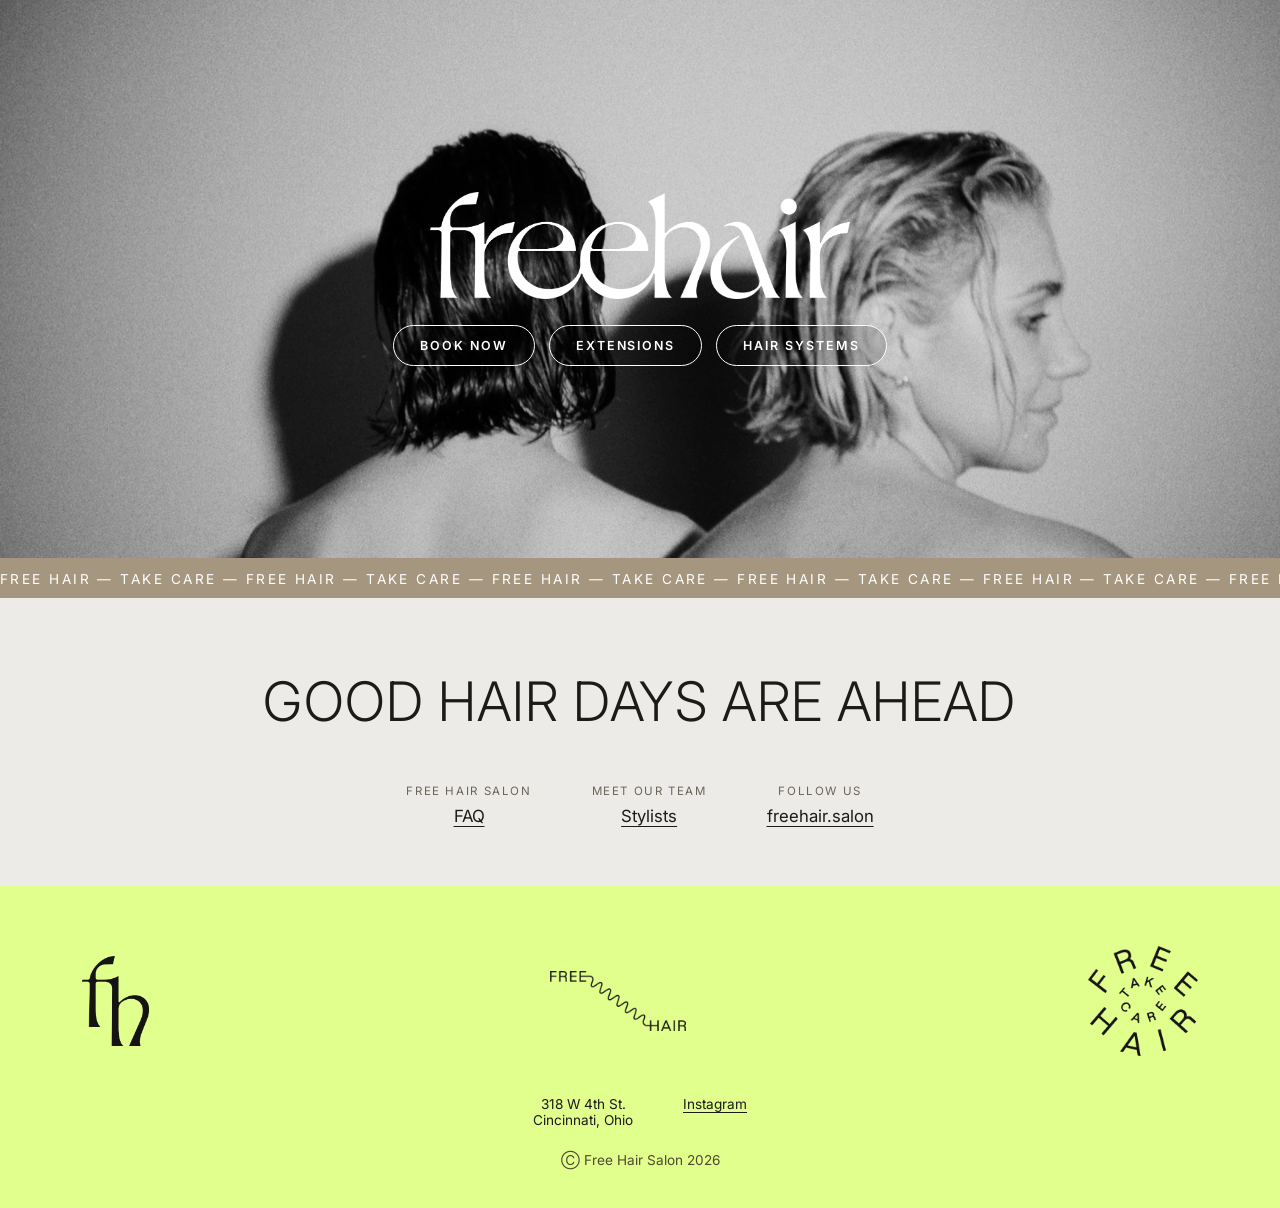
<file: index.html>
<!doctype html>
<html lang="en">
<head>
  <meta charset="utf-8">
  <meta name="viewport" content="width=device-width, initial-scale=1">
  <title>Free Hair Salon — Cincinnati, Ohio</title>
  <meta name="description" content="Free Hair Salon is a vegan, cruelty-free, sustainable hair salon in Cincinnati, Ohio. Book your good hair day.">
  <link rel="icon" href="assets/img/favicon.png">
  <link rel="preconnect" href="https://fonts.googleapis.com">
  <link rel="preconnect" href="https://fonts.gstatic.com" crossorigin>
  <link href="https://fonts.googleapis.com/css2?family=Inter:wght@300;400;500;600;700&display=swap" rel="stylesheet">
  <link rel="stylesheet" href="assets/css/style.css?v=36237cf7a1">
  
</head>
<body>
  
  <div class="hero">
    <div class="hero-video-wrap">
      <iframe src="https://www.youtube-nocookie.com/embed/avqQ4CRSu1A?autoplay=1&mute=1&loop=1&playlist=avqQ4CRSu1A&controls=0&showinfo=0&rel=0&modestbranding=1&playsinline=1&iv_load_policy=3&disablekb=1" title="Free Hair Salon background video" frameborder="0" allow="autoplay; encrypted-media"></iframe>
    </div>
    <img class="hero-photo" src="assets/img/hero-couple.jpg" alt="Free Hair Salon stylists">
    <div class="hero-overlay">
      <img class="hero-wordmark" src="assets/img/wordmark.png" alt="Free Hair">
      <div class="btn-row">
        <a class="btn" href="https://www.vagaro.com//Users/BusinessWidget.aspx?enc=MMLjhIwJMcwFQhXLL7ifVC8owJsGKsMIIZyvsttw9n3M1moErcOxSB3Kwa63KsUjXQczH1Dl%2FlUrU6LcPP6ObynNZ6iXpxAR3c9%20K5Z77cEarNOomrrq27XxNAYxVunnUo%2FjMtE5XMT1D3yS8nrO3HuR0a2LO3h6X22u%2Ff0qGSt%20j8uTsr%20B48gRlgkxAql%2F7HsXhS3g%20ro%2FcnbaqLv9aDgmLLk7N0ozShIZjQSTR%2078TOXJEAd%20uKXkQH5CBE%2FR3n%2FVUSnnjV3Me9MYUBRHaorBLXj1%20jnWNXjYrHK5wL2TC%2FpK1cZGLn2NrdBMLMPrpx3zl%2Fc3EcOTZXr1XxLoNEnpAh6M8tzwhSwUYOHhqnwbaDF2HGVQAQATcfisodqq">Book Now</a>
        <a class="btn" href="hair-extensions/">Extensions</a>
        <a class="btn" href="hair-systems/">Hair Systems</a>
      </div>
    </div>
  </div>
  <div class="ticker"><div class="ticker-track"><span>FREE HAIR &mdash; TAKE CARE &mdash; FREE HAIR &mdash; TAKE CARE &mdash; FREE HAIR &mdash; TAKE CARE &mdash; FREE HAIR &mdash; TAKE CARE &mdash; FREE HAIR &mdash; TAKE CARE &mdash; FREE HAIR &mdash; TAKE CARE &mdash; FREE HAIR &mdash; TAKE CARE &mdash; FREE HAIR &mdash; TAKE CARE &mdash; FREE HAIR &mdash; TAKE CARE &mdash; FREE HAIR &mdash; TAKE CARE</span><span>FREE HAIR &mdash; TAKE CARE &mdash; FREE HAIR &mdash; TAKE CARE &mdash; FREE HAIR &mdash; TAKE CARE &mdash; FREE HAIR &mdash; TAKE CARE &mdash; FREE HAIR &mdash; TAKE CARE &mdash; FREE HAIR &mdash; TAKE CARE &mdash; FREE HAIR &mdash; TAKE CARE &mdash; FREE HAIR &mdash; TAKE CARE &mdash; FREE HAIR &mdash; TAKE CARE &mdash; FREE HAIR &mdash; TAKE CARE</span></div></div>
  <section class="headline-section">
    <h1>Good hair days are ahead</h1>
    <div class="link-cols">
      <div>
        <div class="col-label">Free Hair Salon</div>
        <a class="col-value" href="faq/">FAQ</a>
      </div>
      <div>
        <div class="col-label">Meet Our Team</div>
        <a class="col-value" href="team/">Stylists</a>
      </div>
      <div>
        <div class="col-label">Follow Us</div>
        <a class="col-value" href="https://www.instagram.com/freehair.salon/">freehair.salon</a>
      </div>
    </div>
  </section>
  <footer class="site-footer">
    <div class="foot-marks wrap">
      <img class="mark-monogram" src="assets/img/monogram.png" alt="Free Hair Salon monogram">
      <img class="mark-squiggle" src="assets/img/squiggle.png" alt="Free Hair">
      <img class="mark-badge" src="assets/img/badge.png" alt="Free Hair Take Care badge">
    </div>
    <div class="foot-grid">
      <div>318 W 4th St.<br>Cincinnati, Ohio</div>
      <div><a href="https://www.instagram.com/freehair.salon/">Instagram</a></div>
    </div>
    <div class="copy">Ⓒ Free Hair Salon 2026</div>
  </footer>
</body>
</html>
</file>
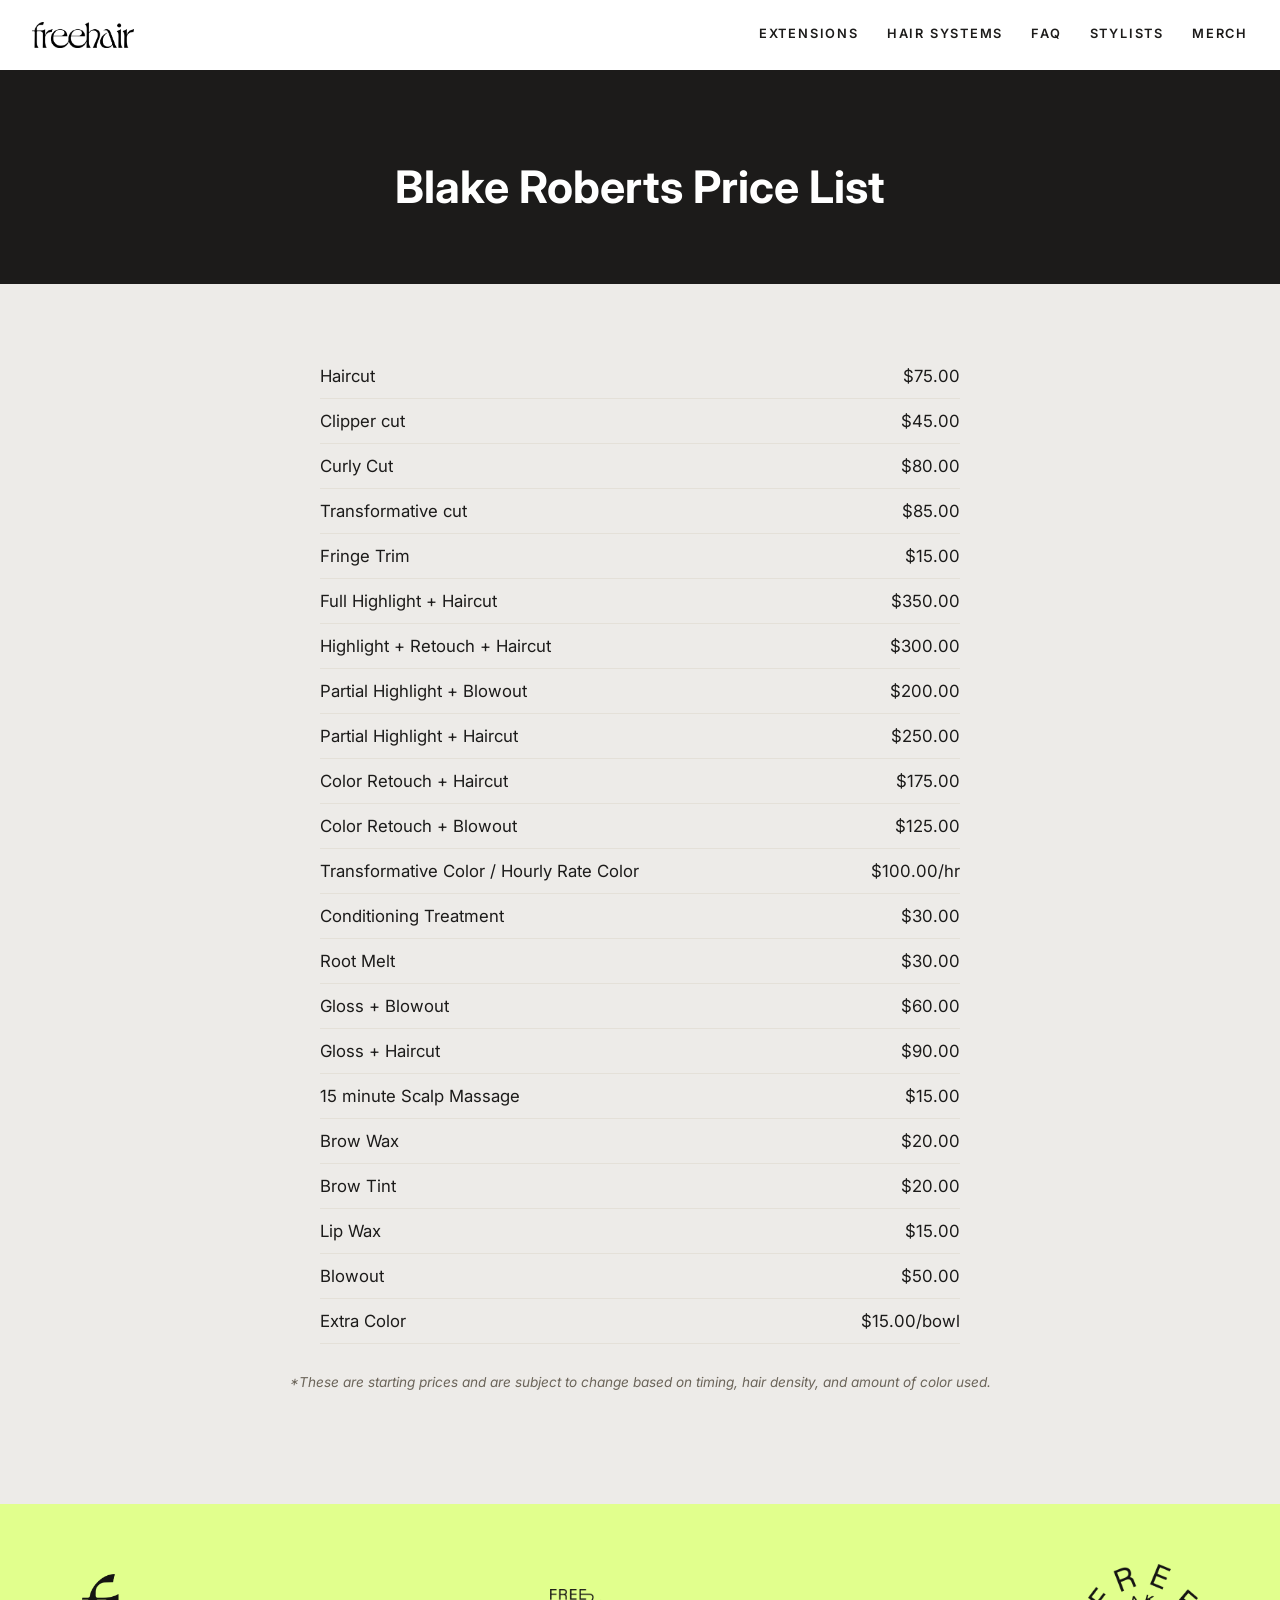
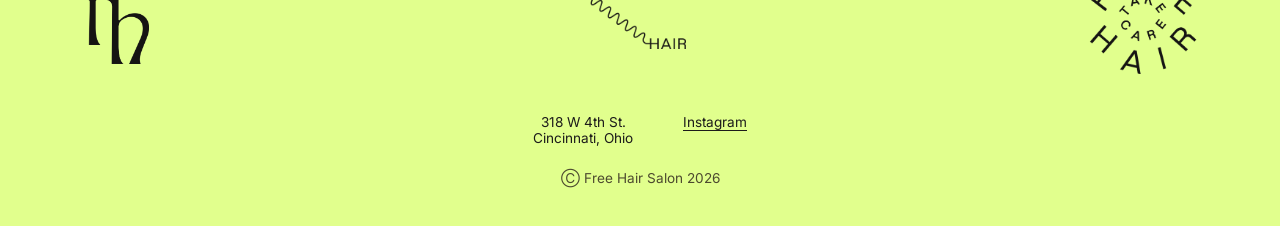
<file: blake-pricelist/index.html>
<!doctype html>
<html lang="en">
<head>
  <meta charset="utf-8">
  <meta name="viewport" content="width=device-width, initial-scale=1">
  <title>Blake Roberts Price List — Free Hair Salon</title>
  <meta name="description" content="Service pricing for Blake Roberts at Free Hair Salon, Cincinnati.">
  <link rel="icon" href="../assets/img/favicon.png">
  <link rel="preconnect" href="https://fonts.googleapis.com">
  <link rel="preconnect" href="https://fonts.gstatic.com" crossorigin>
  <link href="https://fonts.googleapis.com/css2?family=Inter:wght@300;400;500;600;700&display=swap" rel="stylesheet">
  <link rel="stylesheet" href="../assets/css/style.css?v=36237cf7a1">
  
</head>
<body>
  <header class="site-header">
    <a class="logo" href="../index.html"><img src="../assets/img/wordmark.png" alt="Free Hair Salon"></a>
    <nav>
      <a href="../hair-extensions/">Extensions</a>
      <a href="../hair-systems/">Hair Systems</a>
      <a href="../faq/">FAQ</a>
      <a href="../team/">Stylists</a>
      <a href="../merch/">Merch</a>
    </nav>
  </header>
  <div class="title-band"><h1>Blake Roberts Price List</h1></div>
  <main class="page">
    <div class="wrap">
      <div class="price-table"><div class="price-row"><span>Haircut</span><span>$75.00</span></div><div class="price-row"><span>Clipper cut</span><span>$45.00</span></div><div class="price-row"><span>Curly Cut</span><span>$80.00</span></div><div class="price-row"><span>Transformative cut</span><span>$85.00</span></div><div class="price-row"><span>Fringe Trim</span><span>$15.00</span></div><div class="price-row"><span>Full Highlight + Haircut</span><span>$350.00</span></div><div class="price-row"><span>Highlight + Retouch + Haircut</span><span>$300.00</span></div><div class="price-row"><span>Partial Highlight + Blowout</span><span>$200.00</span></div><div class="price-row"><span>Partial Highlight + Haircut</span><span>$250.00</span></div><div class="price-row"><span>Color Retouch + Haircut</span><span>$175.00</span></div><div class="price-row"><span>Color Retouch + Blowout</span><span>$125.00</span></div><div class="price-row"><span>Transformative Color / Hourly Rate Color</span><span>$100.00/hr</span></div><div class="price-row"><span>Conditioning Treatment</span><span>$30.00</span></div><div class="price-row"><span>Root Melt</span><span>$30.00</span></div><div class="price-row"><span>Gloss + Blowout</span><span>$60.00</span></div><div class="price-row"><span>Gloss + Haircut</span><span>$90.00</span></div><div class="price-row"><span>15 minute Scalp Massage</span><span>$15.00</span></div><div class="price-row"><span>Brow Wax</span><span>$20.00</span></div><div class="price-row"><span>Brow Tint</span><span>$20.00</span></div><div class="price-row"><span>Lip Wax</span><span>$15.00</span></div><div class="price-row"><span>Blowout</span><span>$50.00</span></div><div class="price-row"><span>Extra Color</span><span>$15.00/bowl</span></div></div>
      <p class="price-note">*These are starting prices and are subject to change based on timing, hair density, and amount of color used.</p>
    </div>
  </main>
  <footer class="site-footer">
    <div class="foot-marks wrap">
      <img class="mark-monogram" src="../assets/img/monogram.png" alt="Free Hair Salon monogram">
      <img class="mark-squiggle" src="../assets/img/squiggle.png" alt="Free Hair">
      <img class="mark-badge" src="../assets/img/badge.png" alt="Free Hair Take Care badge">
    </div>
    <div class="foot-grid">
      <div>318 W 4th St.<br>Cincinnati, Ohio</div>
      <div><a href="https://www.instagram.com/freehair.salon/">Instagram</a></div>
    </div>
    <div class="copy">Ⓒ Free Hair Salon 2026</div>
  </footer>
</body>
</html>
</file>
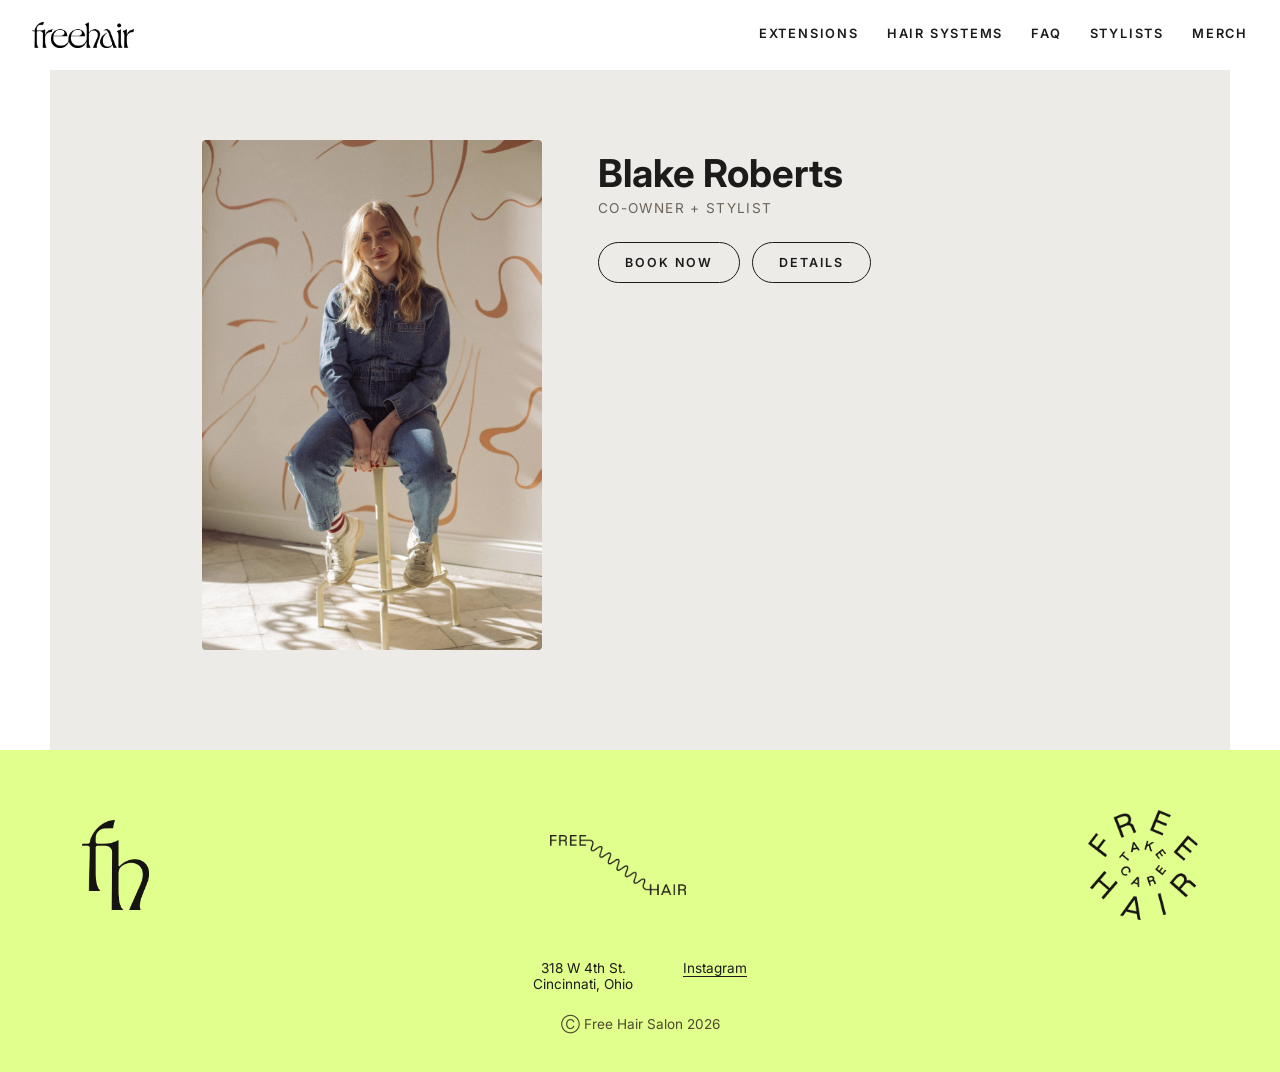
<file: blake/index.html>
<!doctype html>
<html lang="en">
<head>
  <meta charset="utf-8">
  <meta name="viewport" content="width=device-width, initial-scale=1">
  <title>Blake Roberts — Free Hair Salon</title>
  <meta name="description" content="Blake Roberts, co-owner + stylist at Free Hair Salon in Cincinnati, Ohio.">
  <link rel="icon" href="../assets/img/favicon.png">
  <link rel="preconnect" href="https://fonts.googleapis.com">
  <link rel="preconnect" href="https://fonts.gstatic.com" crossorigin>
  <link href="https://fonts.googleapis.com/css2?family=Inter:wght@300;400;500;600;700&display=swap" rel="stylesheet">
  <link rel="stylesheet" href="../assets/css/style.css?v=36237cf7a1">
  
</head>
<body>
  <header class="site-header">
    <a class="logo" href="../index.html"><img src="../assets/img/wordmark.png" alt="Free Hair Salon"></a>
    <nav>
      <a href="../hair-extensions/">Extensions</a>
      <a href="../hair-systems/">Hair Systems</a>
      <a href="../faq/">FAQ</a>
      <a href="../team/">Stylists</a>
      <a href="../merch/">Merch</a>
    </nav>
  </header>
  <main class="page wrap">
    <div class="stylist-profile">
      <div class="photo"><img src="../assets/img/team-blake.jpg" alt="Blake Roberts"></div>
      <div class="info">
        <h1>Blake Roberts</h1>
        <div class="role">co-owner + stylist</div>
        
        <div class="actions"><a class="btn" href="https://www.vagaro.com//Users/BusinessWidget.aspx?enc=MMLjhIwJMcwFQhXLL7ifVC8owJsGKsMIIZyvsttw9n3M1moErcOxSB3Kwa63KsUjXQczH1Dl%2FlUrU6LcPP6ObynNZ6iXpxAR3c9%20K5Z77cFWYY%20J07%20kCMXUM3PeVkY%2F9DPEGCHGNO7Uwi5ei2ifVt9fECx3rDIpLf7CO7ystHD9U3KcdLG1a012s2KoPNvLRq%20j5%20ihwk9ptGlTrLCG5MRL%2FX2SwKNqSoQ7so6wJQOmX0TrxCOxL69xQxx2dqewb6qH6Fxzqed6Q2ZxywlH%20ZtxOPJbl4RyPreT%2FN9psLZCtCKZIz1wbNM%2Flxpgwl6VTNLTRgeMM1D%2FP%20EYa4aGbbP4zolZP%205ODFOU6527eJi1rrvjhYroXGHmHxLm21YDYShrV6JX%2FDpHy2DysTwNjg%3D%3D">Book Now</a><a class="btn" href="https://hairbyblake.com">Details</a></div>
      </div>
    </div>
  </main>
  <footer class="site-footer">
    <div class="foot-marks wrap">
      <img class="mark-monogram" src="../assets/img/monogram.png" alt="Free Hair Salon monogram">
      <img class="mark-squiggle" src="../assets/img/squiggle.png" alt="Free Hair">
      <img class="mark-badge" src="../assets/img/badge.png" alt="Free Hair Take Care badge">
    </div>
    <div class="foot-grid">
      <div>318 W 4th St.<br>Cincinnati, Ohio</div>
      <div><a href="https://www.instagram.com/freehair.salon/">Instagram</a></div>
    </div>
    <div class="copy">Ⓒ Free Hair Salon 2026</div>
  </footer>
</body>
</html>
</file>
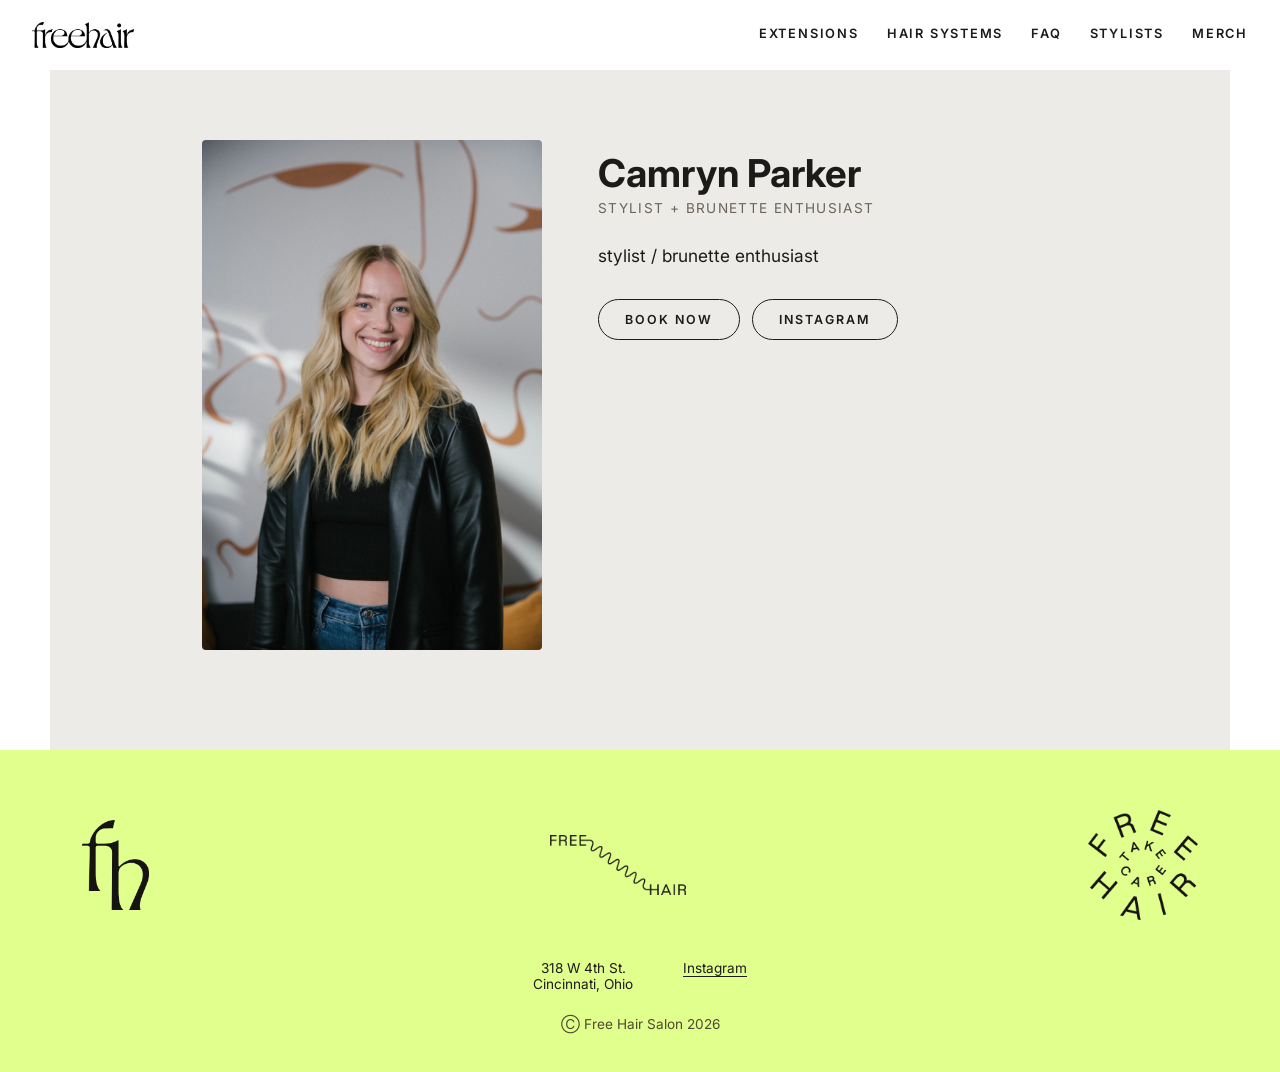
<file: camryn/index.html>
<!doctype html>
<html lang="en">
<head>
  <meta charset="utf-8">
  <meta name="viewport" content="width=device-width, initial-scale=1">
  <title>Camryn Parker — Free Hair Salon</title>
  <meta name="description" content="Camryn Parker, stylist + brunette enthusiast at Free Hair Salon in Cincinnati, Ohio.">
  <link rel="icon" href="../assets/img/favicon.png">
  <link rel="preconnect" href="https://fonts.googleapis.com">
  <link rel="preconnect" href="https://fonts.gstatic.com" crossorigin>
  <link href="https://fonts.googleapis.com/css2?family=Inter:wght@300;400;500;600;700&display=swap" rel="stylesheet">
  <link rel="stylesheet" href="../assets/css/style.css?v=36237cf7a1">
  
</head>
<body>
  <header class="site-header">
    <a class="logo" href="../index.html"><img src="../assets/img/wordmark.png" alt="Free Hair Salon"></a>
    <nav>
      <a href="../hair-extensions/">Extensions</a>
      <a href="../hair-systems/">Hair Systems</a>
      <a href="../faq/">FAQ</a>
      <a href="../team/">Stylists</a>
      <a href="../merch/">Merch</a>
    </nav>
  </header>
  <main class="page wrap">
    <div class="stylist-profile">
      <div class="photo"><img src="../assets/img/team-camryn.jpg" alt="Camryn Parker"></div>
      <div class="info">
        <h1>Camryn Parker</h1>
        <div class="role">stylist + brunette enthusiast</div>
        <p class="bio">stylist / brunette enthusiast</p>
        <div class="actions"><a class="btn" href="https://www.vagaro.com//Users/BusinessWidget.aspx?enc=MMLjhIwJMcwFQhXLL7ifVC8owJsGKsMIIZyvsttw9n3M1moErcOxSB3Kwa63KsUjXQczH1Dl%2FlUrU6LcPP6ObynNZ6iXpxAR3c9%20K5Z77cFWYY%20J07%20kCMXUM3PeVkY%2F9DPEGCHGNO7Uwi5ei2ifVt9fECx3rDIpLf7CO7ystHD9U3KcdLG1a012s2KoPNvLRq%20j5%20ihwk9ptGlTrLCG5MRL%2FX2SwKNqSoQ7so6wJQOmX0TrxCOxL69xQxx2dqewb6qH6Fxzqed6Q2ZxywlH%20ZtxOPJbl4RyPreT%2FN9psLZCtCKZIz1wbNM%2Flxpgwl6VTNLTRgeMM1D%2FP%20EYa4aGbWnRL5P2U5MN0JJ%2F%2FSytSqpnDrnQlI%2Fy%205UMJO8uOEr%2F">Book Now</a><a class="btn" href="https://www.instagram.com/_glamcam/">Instagram</a></div>
      </div>
    </div>
  </main>
  <footer class="site-footer">
    <div class="foot-marks wrap">
      <img class="mark-monogram" src="../assets/img/monogram.png" alt="Free Hair Salon monogram">
      <img class="mark-squiggle" src="../assets/img/squiggle.png" alt="Free Hair">
      <img class="mark-badge" src="../assets/img/badge.png" alt="Free Hair Take Care badge">
    </div>
    <div class="foot-grid">
      <div>318 W 4th St.<br>Cincinnati, Ohio</div>
      <div><a href="https://www.instagram.com/freehair.salon/">Instagram</a></div>
    </div>
    <div class="copy">Ⓒ Free Hair Salon 2026</div>
  </footer>
</body>
</html>
</file>
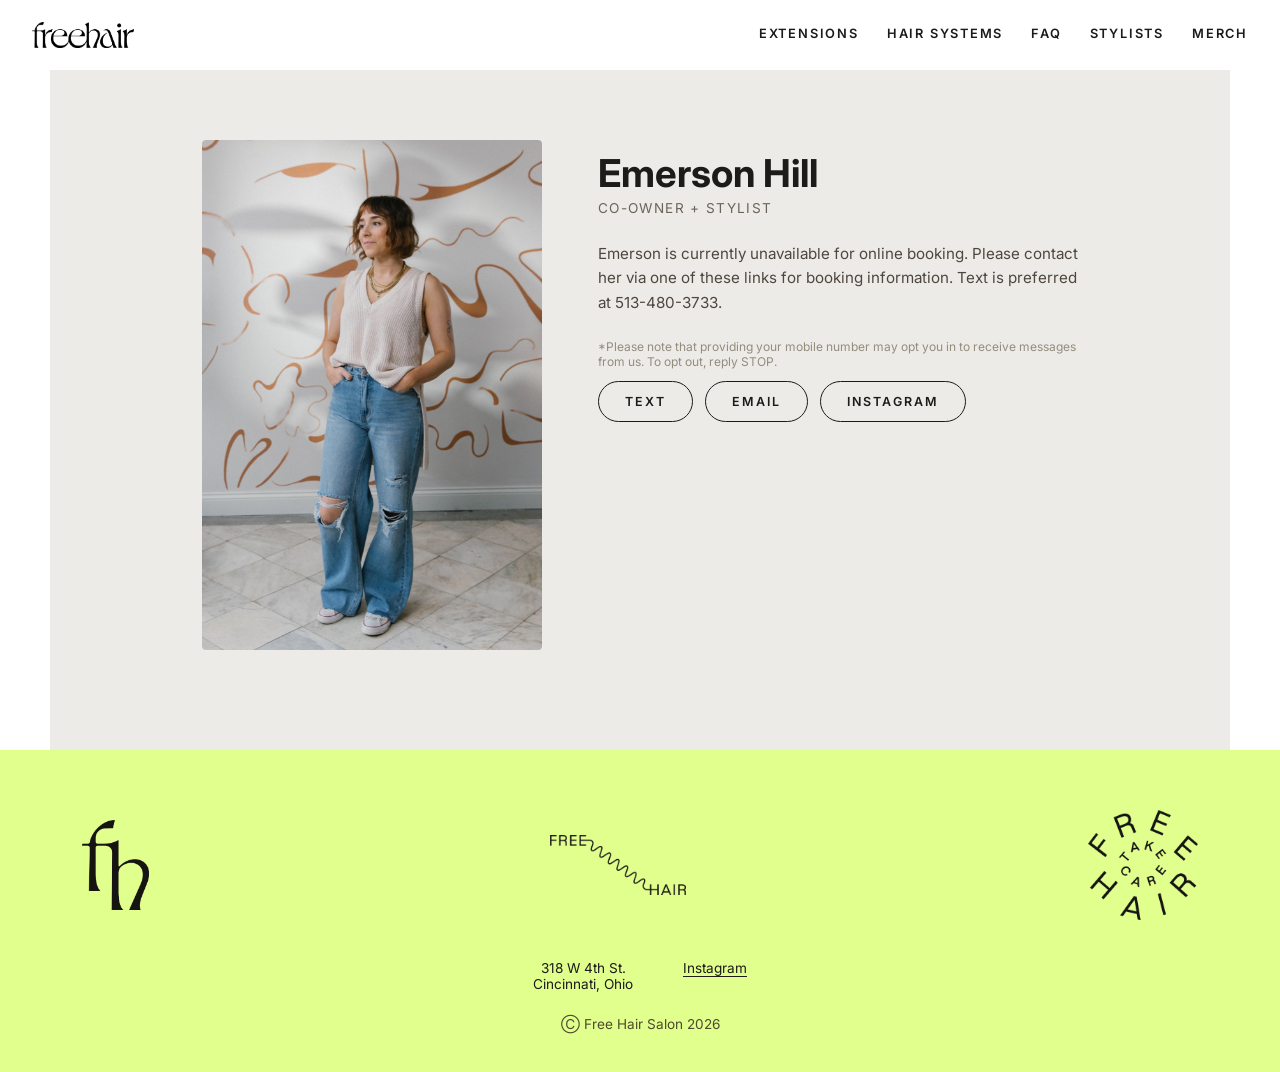
<file: emerson/index.html>
<!doctype html>
<html lang="en">
<head>
  <meta charset="utf-8">
  <meta name="viewport" content="width=device-width, initial-scale=1">
  <title>Emerson Hill — Free Hair Salon</title>
  <meta name="description" content="Emerson Hill, co-owner + stylist at Free Hair Salon in Cincinnati, Ohio.">
  <link rel="icon" href="../assets/img/favicon.png">
  <link rel="preconnect" href="https://fonts.googleapis.com">
  <link rel="preconnect" href="https://fonts.gstatic.com" crossorigin>
  <link href="https://fonts.googleapis.com/css2?family=Inter:wght@300;400;500;600;700&display=swap" rel="stylesheet">
  <link rel="stylesheet" href="../assets/css/style.css?v=36237cf7a1">
  
</head>
<body>
  <header class="site-header">
    <a class="logo" href="../index.html"><img src="../assets/img/wordmark.png" alt="Free Hair Salon"></a>
    <nav>
      <a href="../hair-extensions/">Extensions</a>
      <a href="../hair-systems/">Hair Systems</a>
      <a href="../faq/">FAQ</a>
      <a href="../team/">Stylists</a>
      <a href="../merch/">Merch</a>
    </nav>
  </header>
  <main class="page wrap">
    <div class="stylist-profile">
      <div class="photo"><img src="../assets/img/team-emerson.jpg" alt="Emerson Hill"></div>
      <div class="info">
        <h1>Emerson Hill</h1>
        <div class="role">co-owner + stylist</div>
        <p class="note">Emerson is currently unavailable for online booking. Please contact her via one of these links for booking information. Text is preferred at 513-480-3733.</p><p class="disclaimer">*Please note that providing your mobile number may opt you in to receive messages from us. To opt out, reply STOP.</p>
        <div class="actions"><a class="btn" href="tel:+15134803733">Text</a><a class="btn" href="mailto:emerson@freehairsalon.com">Email</a><a class="btn" href="https://www.instagram.com/ashley.emerson.hill/">Instagram</a></div>
      </div>
    </div>
  </main>
  <footer class="site-footer">
    <div class="foot-marks wrap">
      <img class="mark-monogram" src="../assets/img/monogram.png" alt="Free Hair Salon monogram">
      <img class="mark-squiggle" src="../assets/img/squiggle.png" alt="Free Hair">
      <img class="mark-badge" src="../assets/img/badge.png" alt="Free Hair Take Care badge">
    </div>
    <div class="foot-grid">
      <div>318 W 4th St.<br>Cincinnati, Ohio</div>
      <div><a href="https://www.instagram.com/freehair.salon/">Instagram</a></div>
    </div>
    <div class="copy">Ⓒ Free Hair Salon 2026</div>
  </footer>
</body>
</html>
</file>
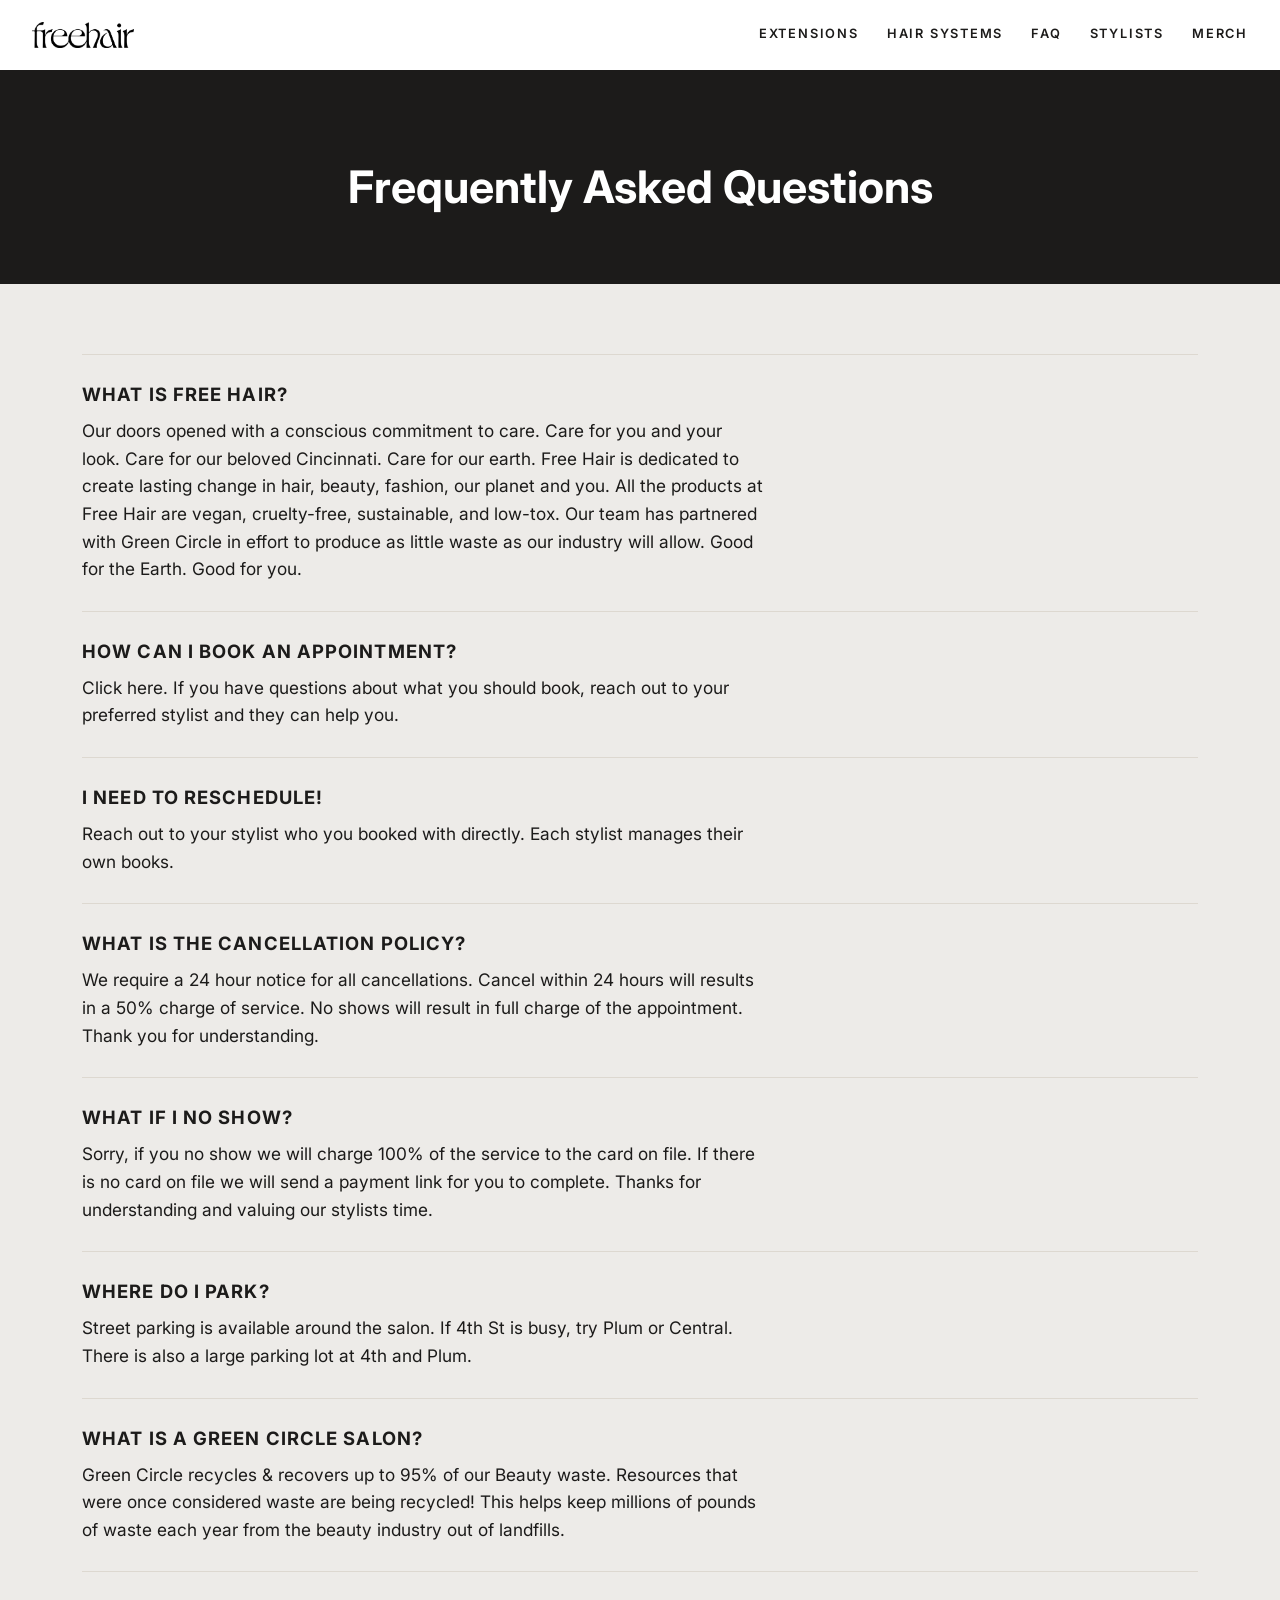
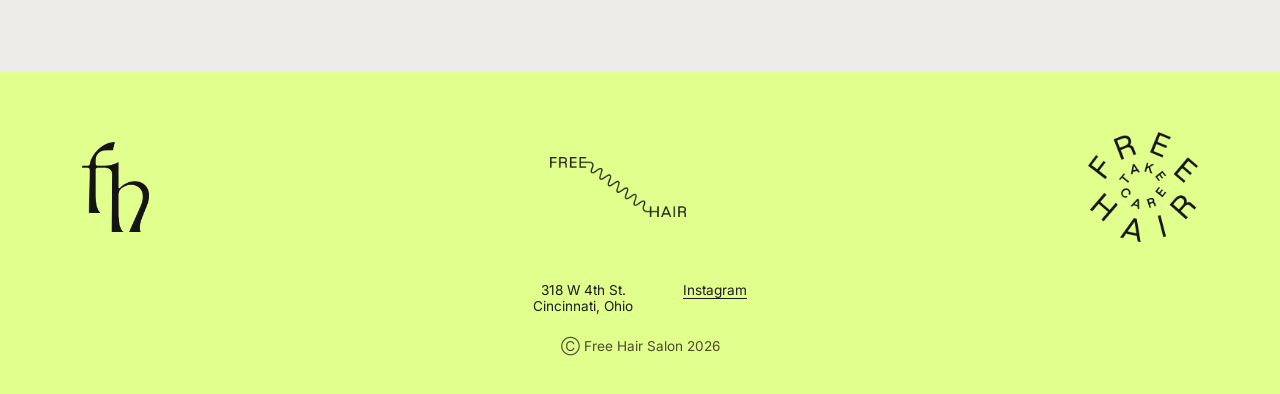
<file: faq/index.html>
<!doctype html>
<html lang="en">
<head>
  <meta charset="utf-8">
  <meta name="viewport" content="width=device-width, initial-scale=1">
  <title>FAQ — Free Hair Salon</title>
  <meta name="description" content="Booking, cancellation policy, parking, and sustainability FAQs for Free Hair Salon in Cincinnati.">
  <link rel="icon" href="../assets/img/favicon.png">
  <link rel="preconnect" href="https://fonts.googleapis.com">
  <link rel="preconnect" href="https://fonts.gstatic.com" crossorigin>
  <link href="https://fonts.googleapis.com/css2?family=Inter:wght@300;400;500;600;700&display=swap" rel="stylesheet">
  <link rel="stylesheet" href="../assets/css/style.css?v=36237cf7a1">
  
</head>
<body>
  <header class="site-header">
    <a class="logo" href="../index.html"><img src="../assets/img/wordmark.png" alt="Free Hair Salon"></a>
    <nav>
      <a href="../hair-extensions/">Extensions</a>
      <a href="../hair-systems/">Hair Systems</a>
      <a href="../faq/" class="active">FAQ</a>
      <a href="../team/">Stylists</a>
      <a href="../merch/">Merch</a>
    </nav>
  </header>
  <div class="title-band"><h1>Frequently Asked Questions</h1></div>
  <main class="page">
    <div class="wrap">
      <div class="faq-list"><div class="faq-item">
      <h3>What is Free Hair?</h3>
      <p>Our doors opened with a conscious commitment to care. Care for you and your look. Care for our beloved Cincinnati. Care for our earth. Free Hair is dedicated to create lasting change in hair, beauty, fashion, our planet and you. All the products at Free Hair are vegan, cruelty-free, sustainable, and low-tox. Our team has partnered with Green Circle in effort to produce as little waste as our industry will allow. Good for the Earth. Good for you.</p>
    </div><div class="faq-item">
      <h3>How can I book an appointment?</h3>
      <p><a href="https://www.vagaro.com//Users/BusinessWidget.aspx?enc=MMLjhIwJMcwFQhXLL7ifVC8owJsGKsMIIZyvsttw9n3M1moErcOxSB3Kwa63KsUjXQczH1Dl%2FlUrU6LcPP6ObynNZ6iXpxAR3c9%20K5Z77cEarNOomrrq27XxNAYxVunnUo%2FjMtE5XMT1D3yS8nrO3HuR0a2LO3h6X22u%2Ff0qGSt%20j8uTsr%20B48gRlgkxAql%2F7HsXhS3g%20ro%2FcnbaqLv9aDgmLLk7N0ozShIZjQSTR%2078TOXJEAd%20uKXkQH5CBE%2FR3n%2FVUSnnjV3Me9MYUBRHaorBLXj1%20jnWNXjYrHK5wL2TC%2FpK1cZGLn2NrdBMLMPrpx3zl%2Fc3EcOTZXr1XxLoNEnpAh6M8tzwhSwUYOHhqnwbaDF2HGVQAQATcfisodqq">Click here</a>. If you have questions about what you should book, reach out to your preferred stylist and they can help you.</p>
    </div><div class="faq-item">
      <h3>I need to reschedule!</h3>
      <p>Reach out to your stylist who you booked with directly. Each stylist manages their own books.</p>
    </div><div class="faq-item">
      <h3>What is the cancellation policy?</h3>
      <p>We require a 24 hour notice for all cancellations. Cancel within 24 hours will results in a 50% charge of service. No shows will result in full charge of the appointment. Thank you for understanding.</p>
    </div><div class="faq-item">
      <h3>What if I no show?</h3>
      <p>Sorry, if you no show we will charge 100% of the service to the card on file. If there is no card on file we will send a payment link for you to complete. Thanks for understanding and valuing our stylists time.</p>
    </div><div class="faq-item">
      <h3>Where do I park?</h3>
      <p>Street parking is available around the salon. If 4th St is busy, try Plum or Central. There is also a large parking lot at 4th and Plum.</p>
    </div><div class="faq-item">
      <h3>What is a Green Circle Salon?</h3>
      <p>Green Circle recycles &amp; recovers up to 95% of our Beauty waste. Resources that were once considered waste are being recycled! This helps keep millions of pounds of waste each year from the beauty industry out of landfills.</p>
    </div></div>
    </div>
  </main>
  <footer class="site-footer">
    <div class="foot-marks wrap">
      <img class="mark-monogram" src="../assets/img/monogram.png" alt="Free Hair Salon monogram">
      <img class="mark-squiggle" src="../assets/img/squiggle.png" alt="Free Hair">
      <img class="mark-badge" src="../assets/img/badge.png" alt="Free Hair Take Care badge">
    </div>
    <div class="foot-grid">
      <div>318 W 4th St.<br>Cincinnati, Ohio</div>
      <div><a href="https://www.instagram.com/freehair.salon/">Instagram</a></div>
    </div>
    <div class="copy">Ⓒ Free Hair Salon 2026</div>
  </footer>
</body>
</html>
</file>
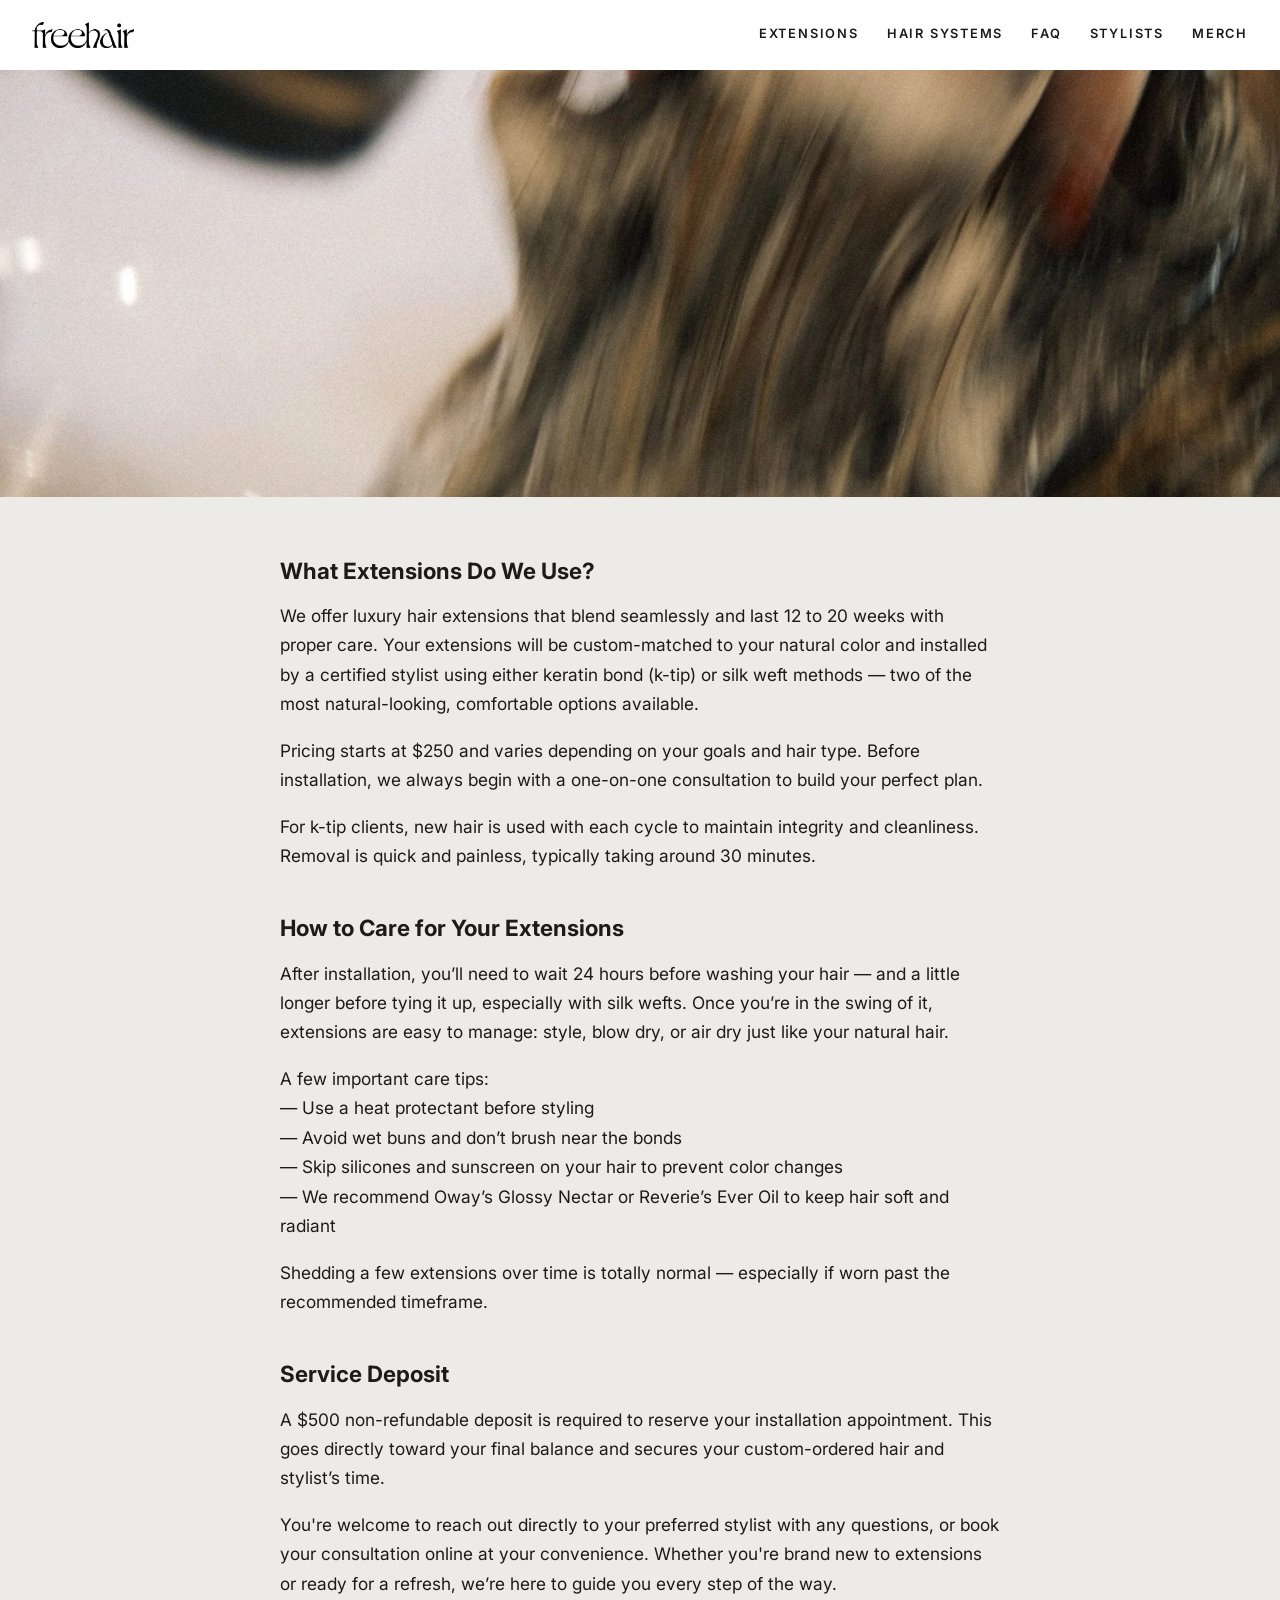
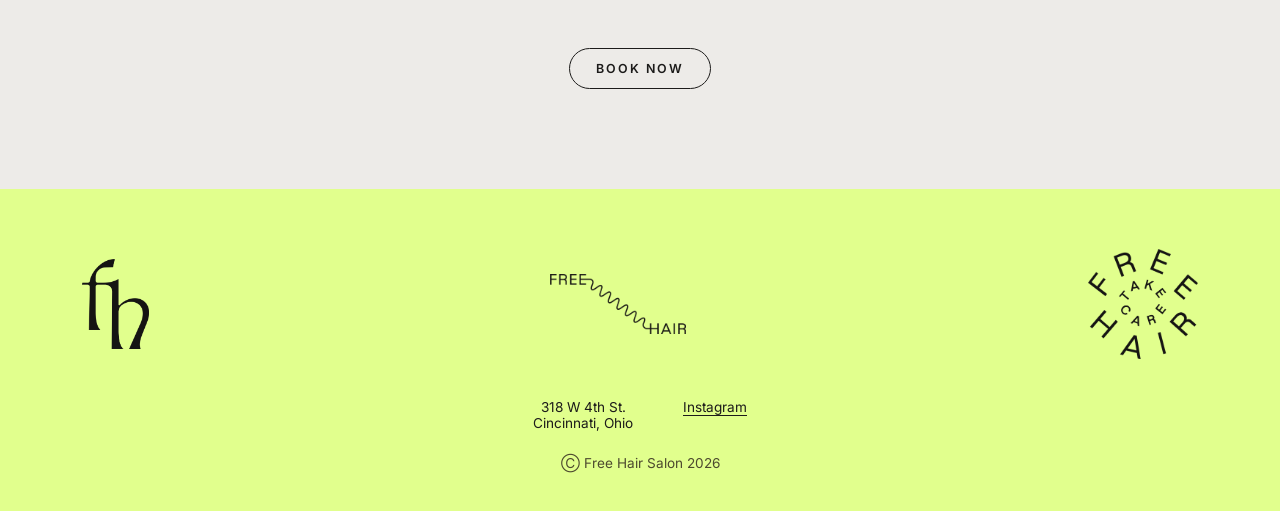
<file: hair-extensions/index.html>
<!doctype html>
<html lang="en">
<head>
  <meta charset="utf-8">
  <meta name="viewport" content="width=device-width, initial-scale=1">
  <title>Hair Extensions — Free Hair Salon</title>
  <meta name="description" content="Luxury hair extensions in Cincinnati: k-tip and silk weft methods, pricing, and care.">
  <link rel="icon" href="../assets/img/favicon.png">
  <link rel="preconnect" href="https://fonts.googleapis.com">
  <link rel="preconnect" href="https://fonts.gstatic.com" crossorigin>
  <link href="https://fonts.googleapis.com/css2?family=Inter:wght@300;400;500;600;700&display=swap" rel="stylesheet">
  <link rel="stylesheet" href="../assets/css/style.css?v=36237cf7a1">
  
</head>
<body>
  <header class="site-header">
    <a class="logo" href="../index.html"><img src="../assets/img/wordmark.png" alt="Free Hair Salon"></a>
    <nav>
      <a href="../hair-extensions/" class="active">Extensions</a>
      <a href="../hair-systems/">Hair Systems</a>
      <a href="../faq/">FAQ</a>
      <a href="../team/">Stylists</a>
      <a href="../merch/">Merch</a>
    </nav>
  </header>
  <main class="page">
    <img class="content-banner" src="../assets/img/extensions-hairsystems.jpg" alt="Hair extensions at Free Hair Salon">
    <div class="wrap">
      <div class="content-page">
        <h2>What Extensions Do We Use?</h2><p>We offer luxury hair extensions that blend seamlessly and last 12 to 20 weeks with proper care. Your extensions will be custom-matched to your natural color and installed by a certified stylist using either keratin bond (k-tip) or silk weft methods — two of the most natural-looking, comfortable options available.</p>
<p>Pricing starts at $250 and varies depending on your goals and hair type. Before installation, we always begin with a one-on-one consultation to build your perfect plan.</p>
<p>For k-tip clients, new hair is used with each cycle to maintain integrity and cleanliness. Removal is quick and painless, typically taking around 30 minutes.</p><h2>How to Care for Your Extensions</h2><p>After installation, you’ll need to wait 24 hours before washing your hair — and a little longer before tying it up, especially with silk wefts. Once you’re in the swing of it, extensions are easy to manage: style, blow dry, or air dry just like your natural hair.</p>
<p>A few important care tips:<br>— Use a heat protectant before styling<br>— Avoid wet buns and don’t brush near the bonds<br>— Skip silicones and sunscreen on your hair to prevent color changes<br>— We recommend Oway’s Glossy Nectar or Reverie’s Ever Oil to keep hair soft and radiant</p>
<p>Shedding a few extensions over time is totally normal — especially if worn past the recommended timeframe.</p><h2>Service Deposit</h2><p>A $500 non-refundable deposit is required to reserve your installation appointment. This goes directly toward your final balance and secures your custom-ordered hair and stylist’s time.</p>
<p>You&#x27;re welcome to reach out directly to your preferred stylist with any questions, or book your consultation online at your convenience. Whether you&#x27;re brand new to extensions or ready for a refresh, we’re here to guide you every step of the way.</p>
        <div class="cta"><a class="btn" href="https://www.vagaro.com//Users/BusinessWidget.aspx?enc=MMLjhIwJMcwFQhXLL7ifVC8owJsGKsMIIZyvsttw9n3M1moErcOxSB3Kwa63KsUjXQczH1Dl%2FlUrU6LcPP6ObynNZ6iXpxAR3c9%20K5Z77cEarNOomrrq27XxNAYxVunnUo%2FjMtE5XMT1D3yS8nrO3HuR0a2LO3h6X22u%2Ff0qGSt%20j8uTsr%20B48gRlgkxAql%2F7HsXhS3g%20ro%2FcnbaqLv9aDgmLLk7N0ozShIZjQSTR%2078TOXJEAd%20uKXkQH5CBE%2FR3n%2FVUSnnjV3Me9MYUBRHaorBLXj1%20jnWNXjYrHK5wL2TC%2FpK1cZGLn2NrdBMLMPrpx3zl%2Fc3EcOTZXr1XxLoNEnpAh6M8tzwhSwUYOHhqnwbaDF2HGVQAQATcfisodqq">Book Now</a></div>
      </div>
    </div>
  </main>
  <footer class="site-footer">
    <div class="foot-marks wrap">
      <img class="mark-monogram" src="../assets/img/monogram.png" alt="Free Hair Salon monogram">
      <img class="mark-squiggle" src="../assets/img/squiggle.png" alt="Free Hair">
      <img class="mark-badge" src="../assets/img/badge.png" alt="Free Hair Take Care badge">
    </div>
    <div class="foot-grid">
      <div>318 W 4th St.<br>Cincinnati, Ohio</div>
      <div><a href="https://www.instagram.com/freehair.salon/">Instagram</a></div>
    </div>
    <div class="copy">Ⓒ Free Hair Salon 2026</div>
  </footer>
</body>
</html>
</file>
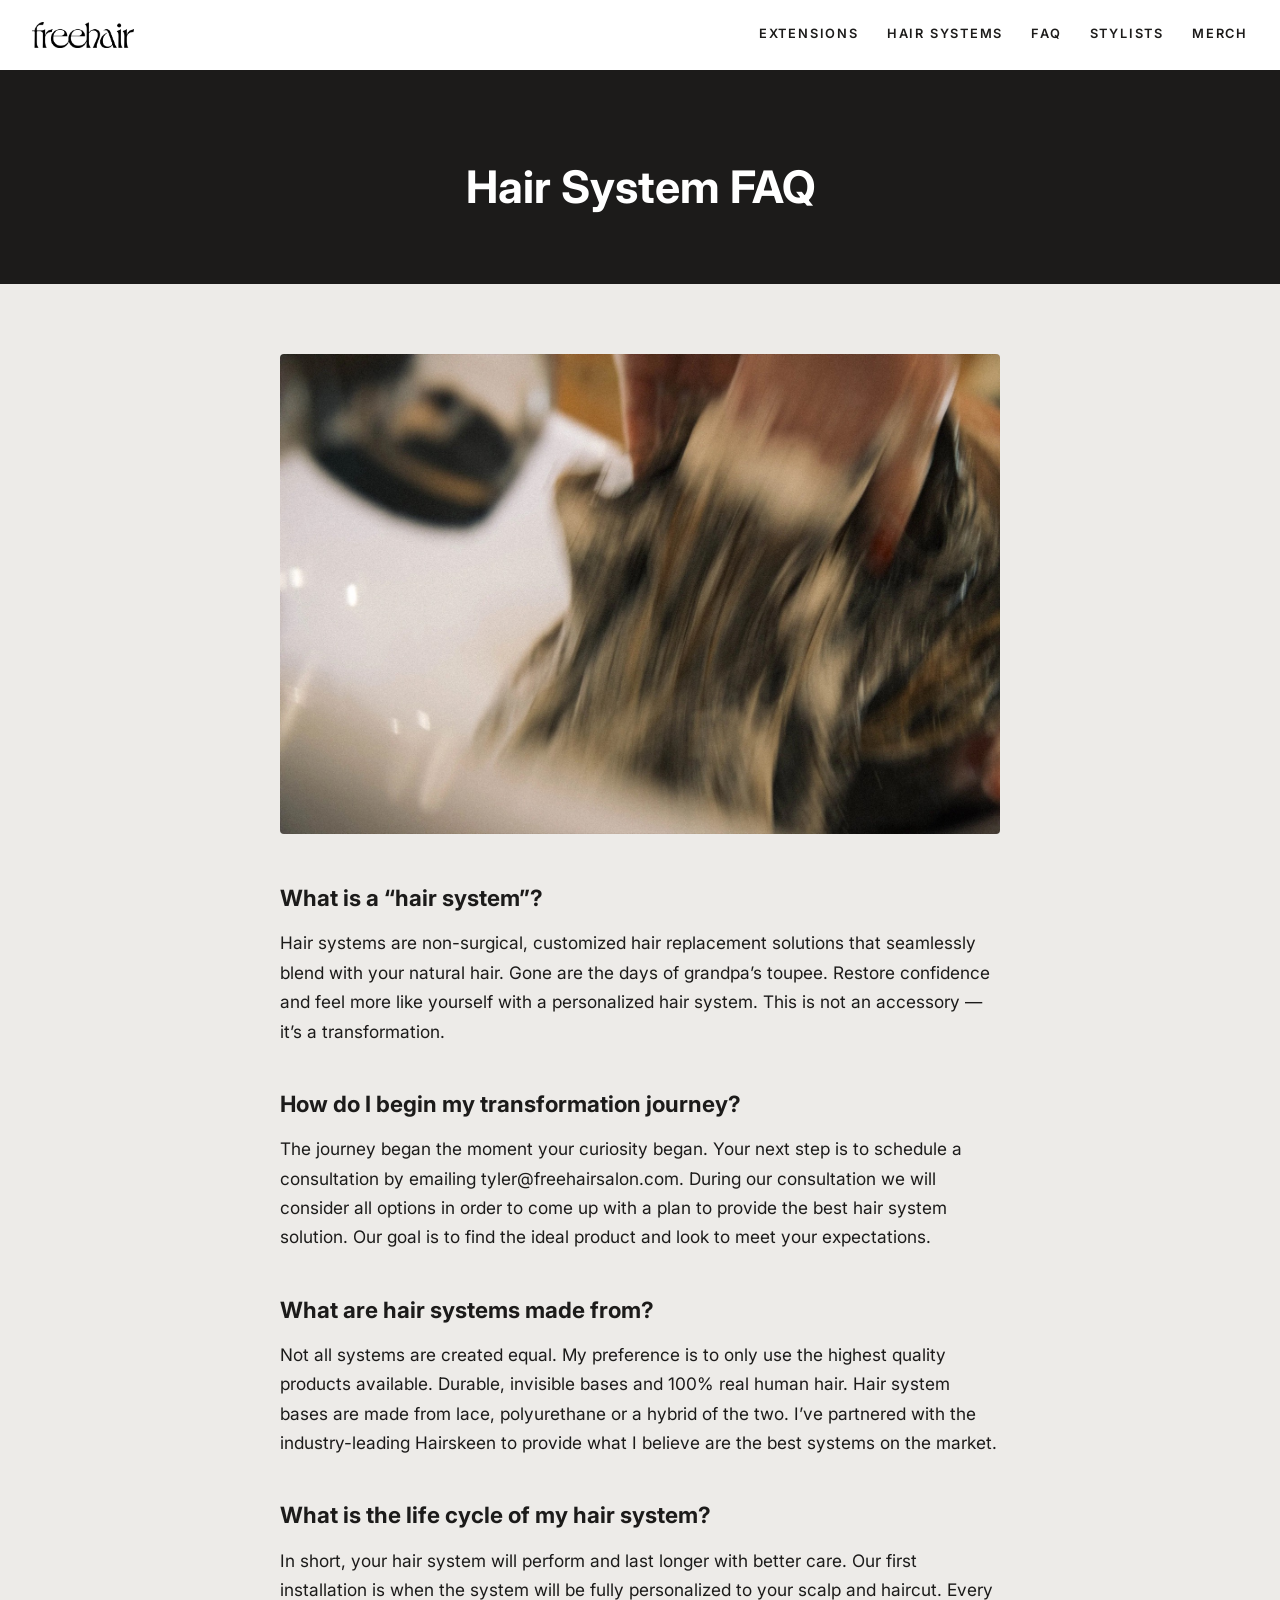
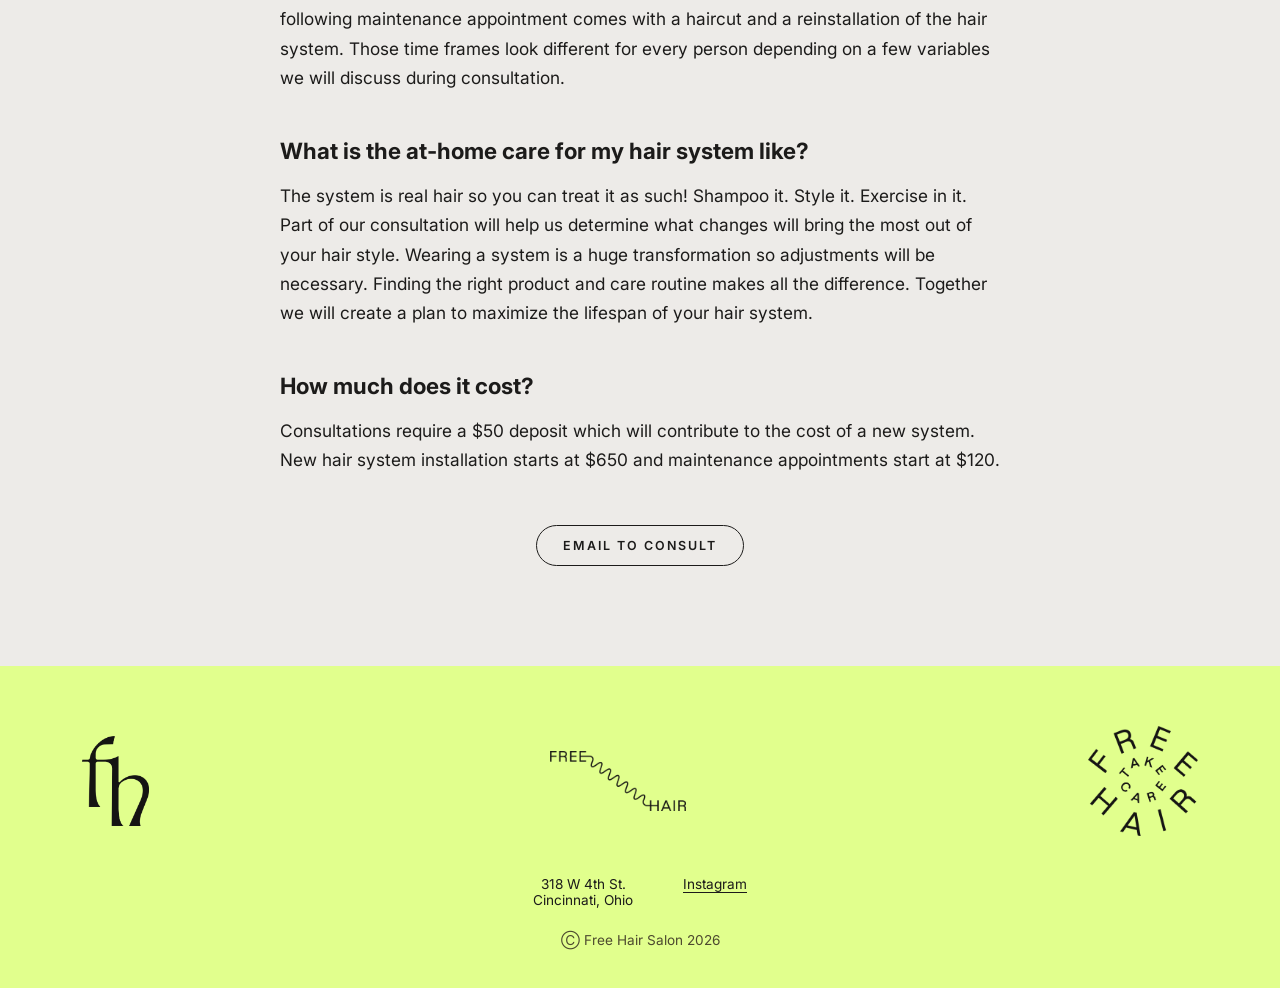
<file: hair-systems/index.html>
<!doctype html>
<html lang="en">
<head>
  <meta charset="utf-8">
  <meta name="viewport" content="width=device-width, initial-scale=1">
  <title>Hair Systems — Free Hair Salon</title>
  <meta name="description" content="Custom non-surgical hair systems in Cincinnati. Consultation, pricing, and care details.">
  <link rel="icon" href="../assets/img/favicon.png">
  <link rel="preconnect" href="https://fonts.googleapis.com">
  <link rel="preconnect" href="https://fonts.gstatic.com" crossorigin>
  <link href="https://fonts.googleapis.com/css2?family=Inter:wght@300;400;500;600;700&display=swap" rel="stylesheet">
  <link rel="stylesheet" href="../assets/css/style.css?v=36237cf7a1">
  
</head>
<body>
  <header class="site-header">
    <a class="logo" href="../index.html"><img src="../assets/img/wordmark.png" alt="Free Hair Salon"></a>
    <nav>
      <a href="../hair-extensions/">Extensions</a>
      <a href="../hair-systems/" class="active">Hair Systems</a>
      <a href="../faq/">FAQ</a>
      <a href="../team/">Stylists</a>
      <a href="../merch/">Merch</a>
    </nav>
  </header>
  <div class="title-band"><h1>Hair System FAQ</h1></div>
  <main class="page">
    <div class="wrap">
      <div class="content-page">
        <img src="../assets/img/extensions-hairsystems.jpg" alt="Hair systems at Free Hair Salon">
        <h2>What is a “hair system”?</h2><p>Hair systems are non-surgical, customized hair replacement solutions that seamlessly blend with your natural hair. Gone are the days of grandpa’s toupee. Restore confidence and feel more like yourself with a personalized hair system. This is not an accessory — it’s a transformation.</p><h2>How do I begin my transformation journey?</h2><p>The journey began the moment your curiosity began. Your next step is to schedule a consultation by emailing <a href="mailto:tyler@freehairsalon.com">tyler@freehairsalon.com</a>. During our consultation we will consider all options in order to come up with a plan to provide the best hair system solution. Our goal is to find the ideal product and look to meet your expectations.</p><h2>What are hair systems made from?</h2><p>Not all systems are created equal. My preference is to only use the highest quality products available. Durable, invisible bases and 100% real human hair. Hair system bases are made from lace, polyurethane or a hybrid of the two. I’ve partnered with the industry-leading <a href="https://hairskeenusa.com/">Hairskeen</a> to provide what I believe are the best systems on the market.</p><h2>What is the life cycle of my hair system?</h2><p>In short, your hair system will perform and last longer with better care. Our first installation is when the system will be fully personalized to your scalp and haircut. Every following maintenance appointment comes with a haircut and a reinstallation of the hair system. Those time frames look different for every person depending on a few variables we will discuss during consultation.</p><h2>What is the at-home care for my hair system like?</h2><p>The system is real hair so you can treat it as such! Shampoo it. Style it. Exercise in it. Part of our consultation will help us determine what changes will bring the most out of your hair style. Wearing a system is a huge transformation so adjustments will be necessary. Finding the right product and care routine makes all the difference. Together we will create a plan to maximize the lifespan of your hair system.</p><h2>How much does it cost?</h2><p>Consultations require a $50 deposit which will contribute to the cost of a new system. New hair system installation starts at $650 and maintenance appointments start at $120.</p>
        <div class="cta"><a class="btn" href="mailto:tyler@freehairsalon.com">Email to Consult</a></div>
      </div>
    </div>
  </main>
  <footer class="site-footer">
    <div class="foot-marks wrap">
      <img class="mark-monogram" src="../assets/img/monogram.png" alt="Free Hair Salon monogram">
      <img class="mark-squiggle" src="../assets/img/squiggle.png" alt="Free Hair">
      <img class="mark-badge" src="../assets/img/badge.png" alt="Free Hair Take Care badge">
    </div>
    <div class="foot-grid">
      <div>318 W 4th St.<br>Cincinnati, Ohio</div>
      <div><a href="https://www.instagram.com/freehair.salon/">Instagram</a></div>
    </div>
    <div class="copy">Ⓒ Free Hair Salon 2026</div>
  </footer>
</body>
</html>
</file>
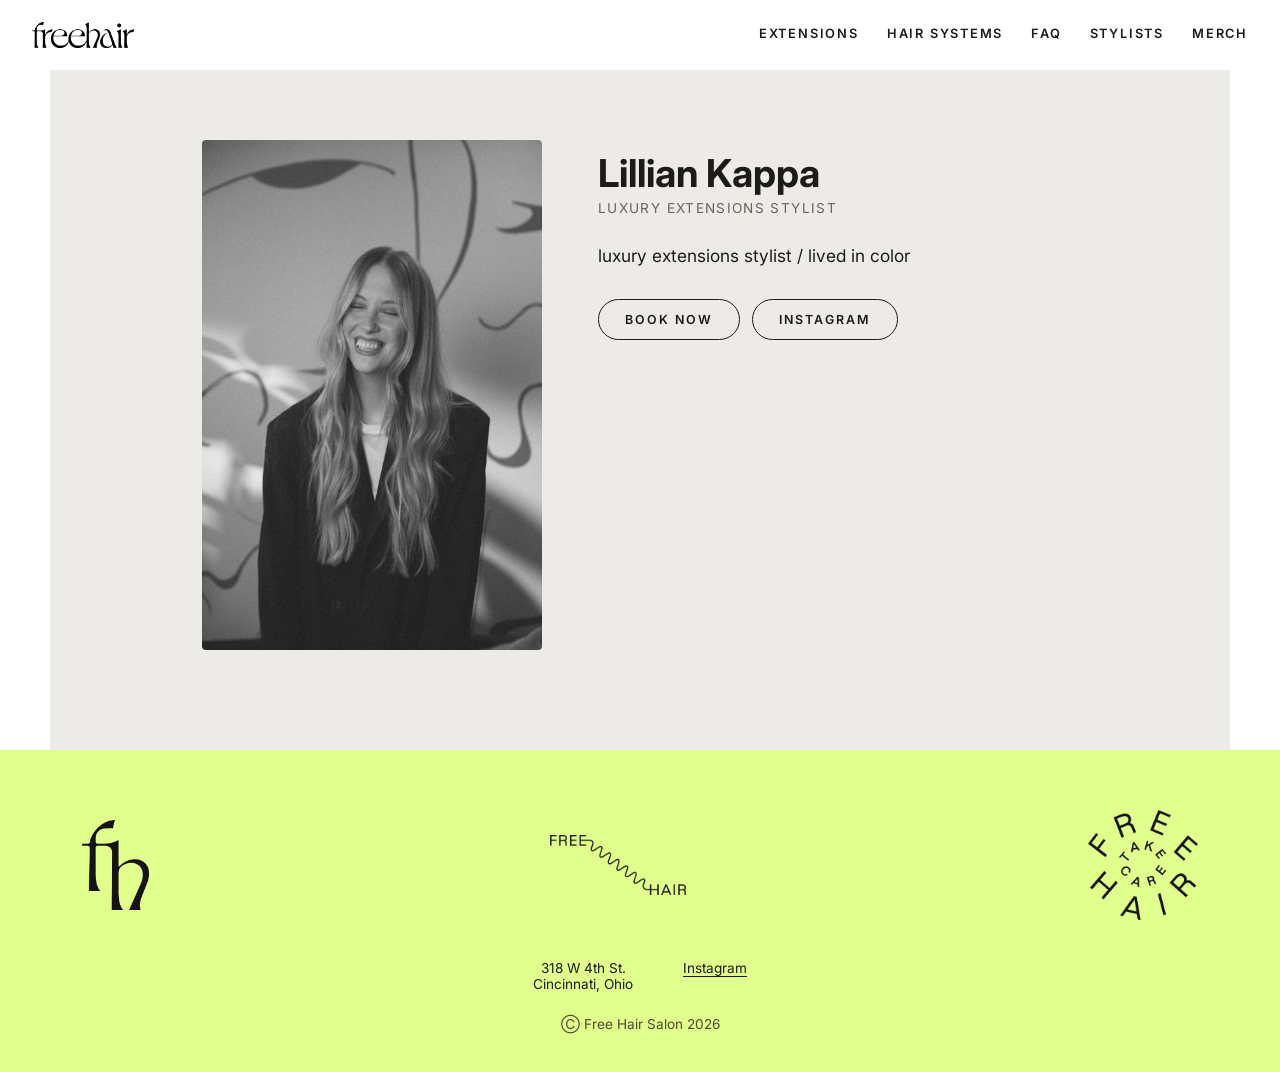
<file: lillian/index.html>
<!doctype html>
<html lang="en">
<head>
  <meta charset="utf-8">
  <meta name="viewport" content="width=device-width, initial-scale=1">
  <title>Lillian Kappa — Free Hair Salon</title>
  <meta name="description" content="Lillian Kappa, luxury extensions stylist at Free Hair Salon in Cincinnati, Ohio.">
  <link rel="icon" href="../assets/img/favicon.png">
  <link rel="preconnect" href="https://fonts.googleapis.com">
  <link rel="preconnect" href="https://fonts.gstatic.com" crossorigin>
  <link href="https://fonts.googleapis.com/css2?family=Inter:wght@300;400;500;600;700&display=swap" rel="stylesheet">
  <link rel="stylesheet" href="../assets/css/style.css?v=36237cf7a1">
  
</head>
<body>
  <header class="site-header">
    <a class="logo" href="../index.html"><img src="../assets/img/wordmark.png" alt="Free Hair Salon"></a>
    <nav>
      <a href="../hair-extensions/">Extensions</a>
      <a href="../hair-systems/">Hair Systems</a>
      <a href="../faq/">FAQ</a>
      <a href="../team/">Stylists</a>
      <a href="../merch/">Merch</a>
    </nav>
  </header>
  <main class="page wrap">
    <div class="stylist-profile">
      <div class="photo"><img src="../assets/img/team-lillian.jpg" alt="Lillian Kappa"></div>
      <div class="info">
        <h1>Lillian Kappa</h1>
        <div class="role">luxury extensions stylist</div>
        <p class="bio">luxury extensions stylist / lived in color</p>
        <div class="actions"><a class="btn" href="https://www.vagaro.com//Users/BusinessWidget.aspx?enc=MMLjhIwJMcwFQhXLL7ifVC8owJsGKsMIIZyvsttw9n3M1moErcOxSB3Kwa63KsUjXQczH1Dl%2FlUrU6LcPP6ObynNZ6iXpxAR3c9%20K5Z77cFWYY%20J07%20kCMXUM3PeVkY%2F9DPEGCHGNO7Uwi5ei2ifVt9fECx3rDIpLf7CO7ystHD9U3KcdLG1a012s2KoPNvLRq%20j5%20ihwk9ptGlTrLCG5MRL%2FX2SwKNqSoQ7so6wJQOmX0TrxCOxL69xQxx2dqewb6qH6Fxzqed6Q2ZxywlH%20ZtxOPJbl4RyPreT%2FN9psLZCtCKZIz1wbNM%2Flxpgwl6VTNLTRgeMM1D%2FP%20EYa4aGbUfxe1FEasVbFnpqH0avwzlyv7ShzEGMKYd20W9Ui%2FtH">Book Now</a><a class="btn" href="https://www.instagram.com/hairbylilliankappa/">Instagram</a></div>
      </div>
    </div>
  </main>
  <footer class="site-footer">
    <div class="foot-marks wrap">
      <img class="mark-monogram" src="../assets/img/monogram.png" alt="Free Hair Salon monogram">
      <img class="mark-squiggle" src="../assets/img/squiggle.png" alt="Free Hair">
      <img class="mark-badge" src="../assets/img/badge.png" alt="Free Hair Take Care badge">
    </div>
    <div class="foot-grid">
      <div>318 W 4th St.<br>Cincinnati, Ohio</div>
      <div><a href="https://www.instagram.com/freehair.salon/">Instagram</a></div>
    </div>
    <div class="copy">Ⓒ Free Hair Salon 2026</div>
  </footer>
</body>
</html>
</file>
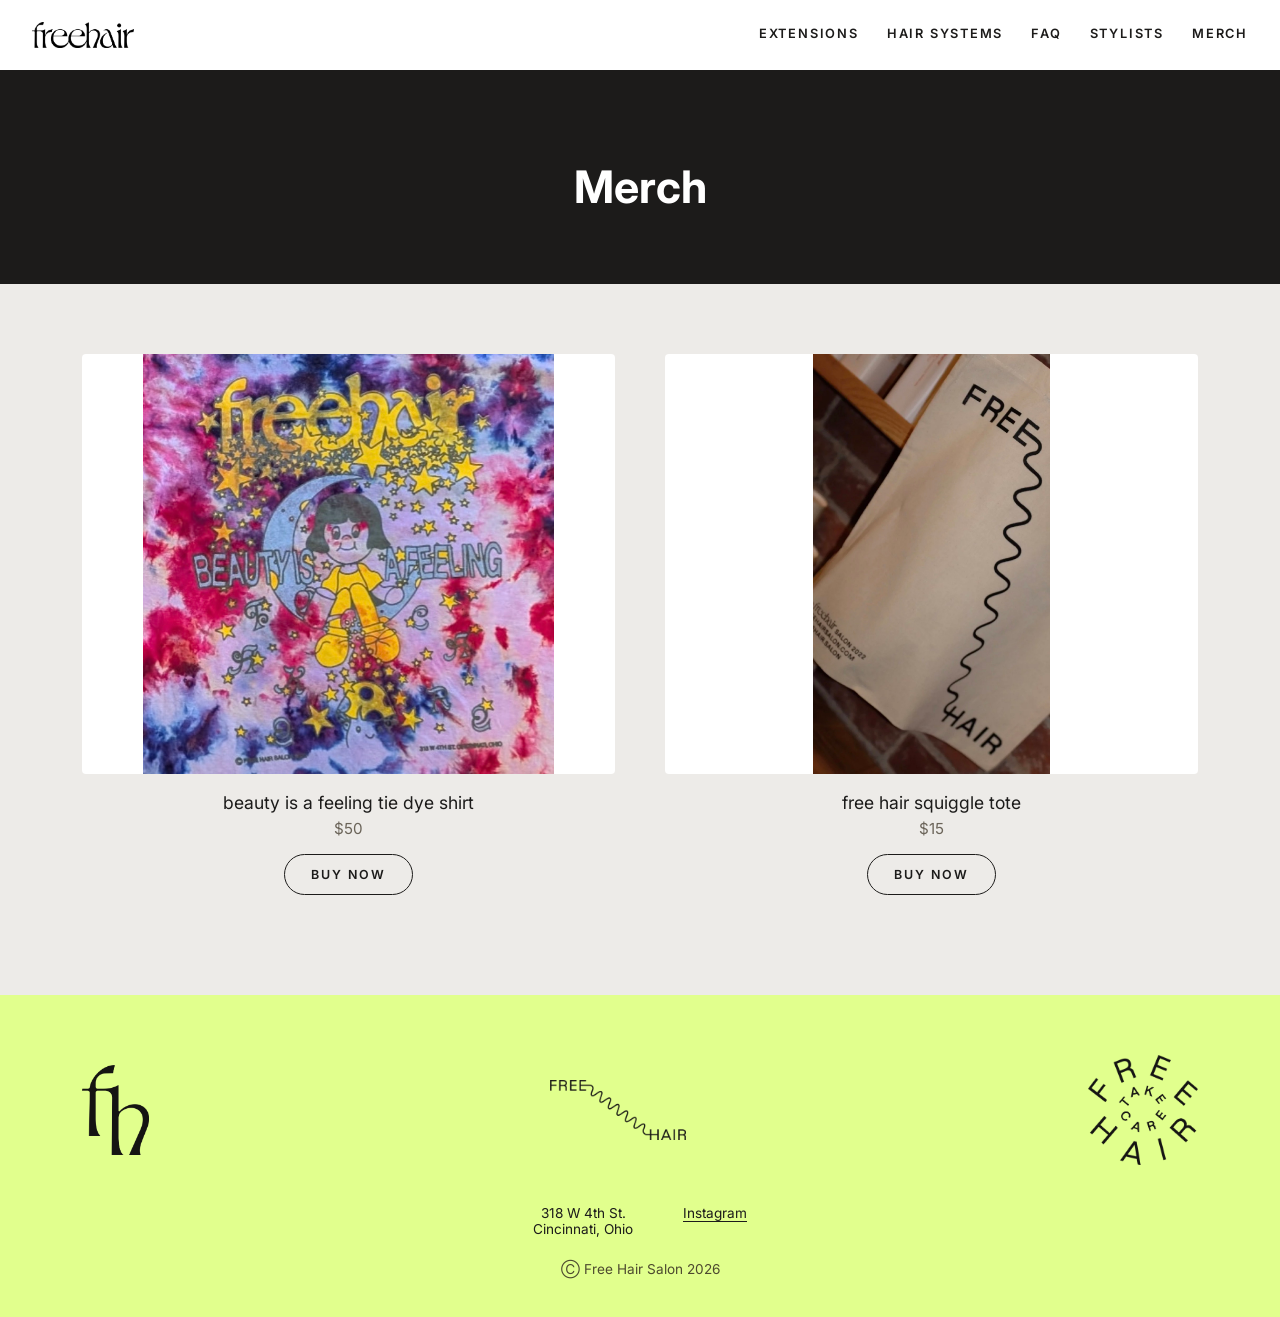
<file: merch/index.html>
<!doctype html>
<html lang="en">
<head>
  <meta charset="utf-8">
  <meta name="viewport" content="width=device-width, initial-scale=1">
  <title>Merch — Free Hair Salon</title>
  <meta name="description" content="Free Hair Salon merch: tie dye tees and tote bags.">
  <link rel="icon" href="../assets/img/favicon.png">
  <link rel="preconnect" href="https://fonts.googleapis.com">
  <link rel="preconnect" href="https://fonts.gstatic.com" crossorigin>
  <link href="https://fonts.googleapis.com/css2?family=Inter:wght@300;400;500;600;700&display=swap" rel="stylesheet">
  <link rel="stylesheet" href="../assets/css/style.css?v=36237cf7a1">
  
</head>
<body>
  <header class="site-header">
    <a class="logo" href="../index.html"><img src="../assets/img/wordmark.png" alt="Free Hair Salon"></a>
    <nav>
      <a href="../hair-extensions/">Extensions</a>
      <a href="../hair-systems/">Hair Systems</a>
      <a href="../faq/">FAQ</a>
      <a href="../team/">Stylists</a>
      <a href="../merch/" class="active">Merch</a>
    </nav>
  </header>
  <div class="title-band"><h1>Merch</h1></div>
  <main class="page">
    <div class="wrap">
      <div class="merch-grid"><div class="merch-item">
      <img src="../assets/img/merch-tiedye-bg.jpg" alt="beauty is a feeling tie dye shirt">
      <div class="name">beauty is a feeling tie dye shirt</div>
      <div class="price">$50</div>
      <a class="btn" href="https://square.link/u/J0At26sU">Buy Now</a>
    </div><div class="merch-item">
      <img src="../assets/img/merch-tote.jpg" alt="free hair squiggle tote">
      <div class="name">free hair squiggle tote</div>
      <div class="price">$15</div>
      <a class="btn" href="https://square.link/u/WqVDpc4i">Buy Now</a>
    </div></div>
    </div>
  </main>
  <footer class="site-footer">
    <div class="foot-marks wrap">
      <img class="mark-monogram" src="../assets/img/monogram.png" alt="Free Hair Salon monogram">
      <img class="mark-squiggle" src="../assets/img/squiggle.png" alt="Free Hair">
      <img class="mark-badge" src="../assets/img/badge.png" alt="Free Hair Take Care badge">
    </div>
    <div class="foot-grid">
      <div>318 W 4th St.<br>Cincinnati, Ohio</div>
      <div><a href="https://www.instagram.com/freehair.salon/">Instagram</a></div>
    </div>
    <div class="copy">Ⓒ Free Hair Salon 2026</div>
  </footer>
</body>
</html>
</file>
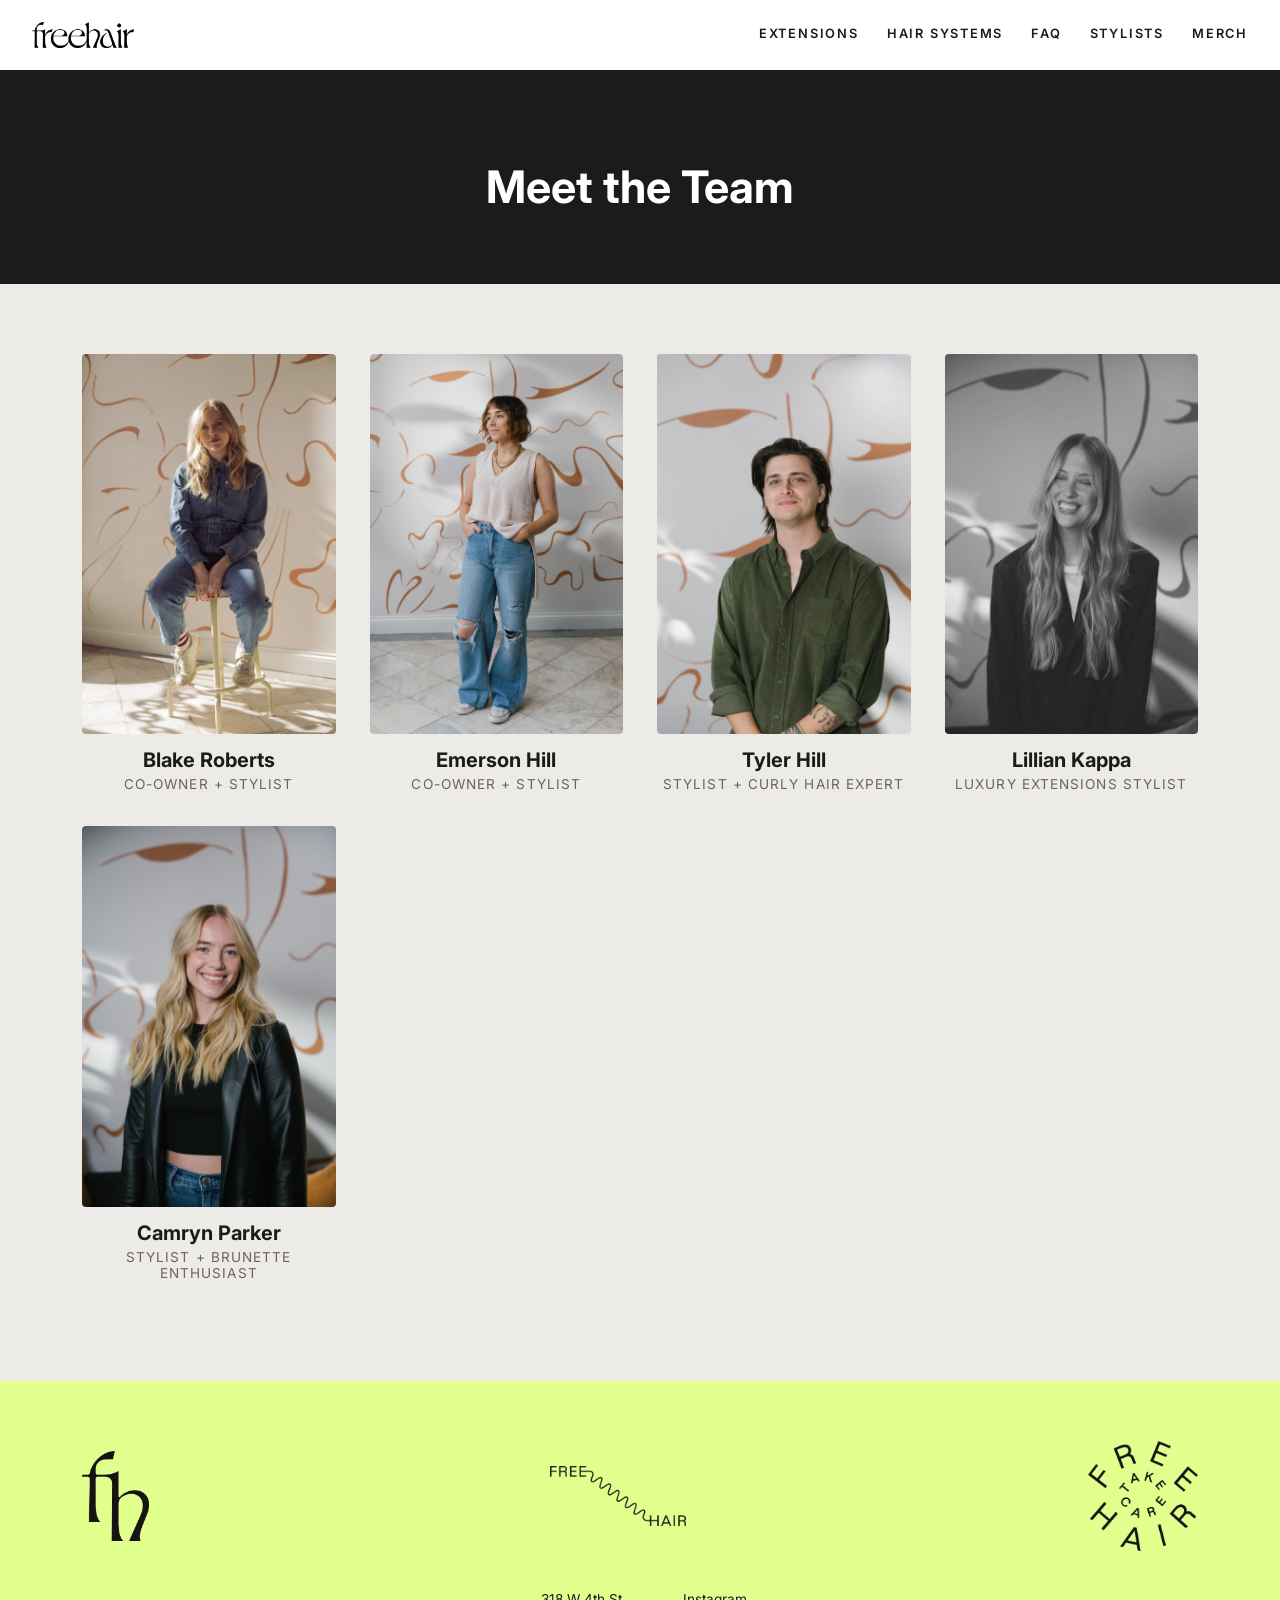
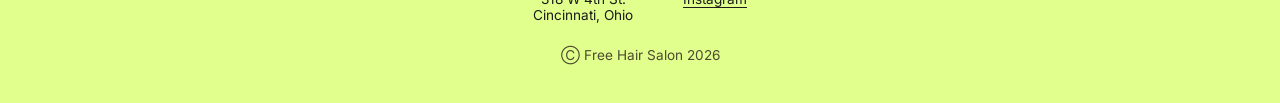
<file: team/index.html>
<!doctype html>
<html lang="en">
<head>
  <meta charset="utf-8">
  <meta name="viewport" content="width=device-width, initial-scale=1">
  <title>Our Stylists — Free Hair Salon</title>
  <meta name="description" content="Meet the stylists at Free Hair Salon in Cincinnati, Ohio.">
  <link rel="icon" href="../assets/img/favicon.png">
  <link rel="preconnect" href="https://fonts.googleapis.com">
  <link rel="preconnect" href="https://fonts.gstatic.com" crossorigin>
  <link href="https://fonts.googleapis.com/css2?family=Inter:wght@300;400;500;600;700&display=swap" rel="stylesheet">
  <link rel="stylesheet" href="../assets/css/style.css?v=36237cf7a1">
  
</head>
<body>
  <header class="site-header">
    <a class="logo" href="../index.html"><img src="../assets/img/wordmark.png" alt="Free Hair Salon"></a>
    <nav>
      <a href="../hair-extensions/">Extensions</a>
      <a href="../hair-systems/">Hair Systems</a>
      <a href="../faq/">FAQ</a>
      <a href="../team/" class="active">Stylists</a>
      <a href="../merch/">Merch</a>
    </nav>
  </header>
  <div class="title-band"><h1>Meet the Team</h1></div>
  <main class="page">
    <div class="wrap">
      <div class="team-grid"><a class="card" href="https://hairbyblake.com">
      <img src="../assets/img/team-blake.jpg" alt="Blake Roberts">
      <div class="name">Blake Roberts</div>
      <div class="role">co-owner + stylist</div>
    </a><a class="card" href="../emerson/">
      <img src="../assets/img/team-emerson.jpg" alt="Emerson Hill">
      <div class="name">Emerson Hill</div>
      <div class="role">co-owner + stylist</div>
    </a><a class="card" href="../tyler/">
      <img src="../assets/img/team-tyler.jpg" alt="Tyler Hill">
      <div class="name">Tyler Hill</div>
      <div class="role">stylist + curly hair expert</div>
    </a><a class="card" href="../lillian/">
      <img src="../assets/img/team-lillian.jpg" alt="Lillian Kappa">
      <div class="name">Lillian Kappa</div>
      <div class="role">luxury extensions stylist</div>
    </a><a class="card" href="../camryn/">
      <img src="../assets/img/team-camryn.jpg" alt="Camryn Parker">
      <div class="name">Camryn Parker</div>
      <div class="role">stylist + brunette enthusiast</div>
    </a></div>
    </div>
  </main>
  <footer class="site-footer">
    <div class="foot-marks wrap">
      <img class="mark-monogram" src="../assets/img/monogram.png" alt="Free Hair Salon monogram">
      <img class="mark-squiggle" src="../assets/img/squiggle.png" alt="Free Hair">
      <img class="mark-badge" src="../assets/img/badge.png" alt="Free Hair Take Care badge">
    </div>
    <div class="foot-grid">
      <div>318 W 4th St.<br>Cincinnati, Ohio</div>
      <div><a href="https://www.instagram.com/freehair.salon/">Instagram</a></div>
    </div>
    <div class="copy">Ⓒ Free Hair Salon 2026</div>
  </footer>
</body>
</html>
</file>
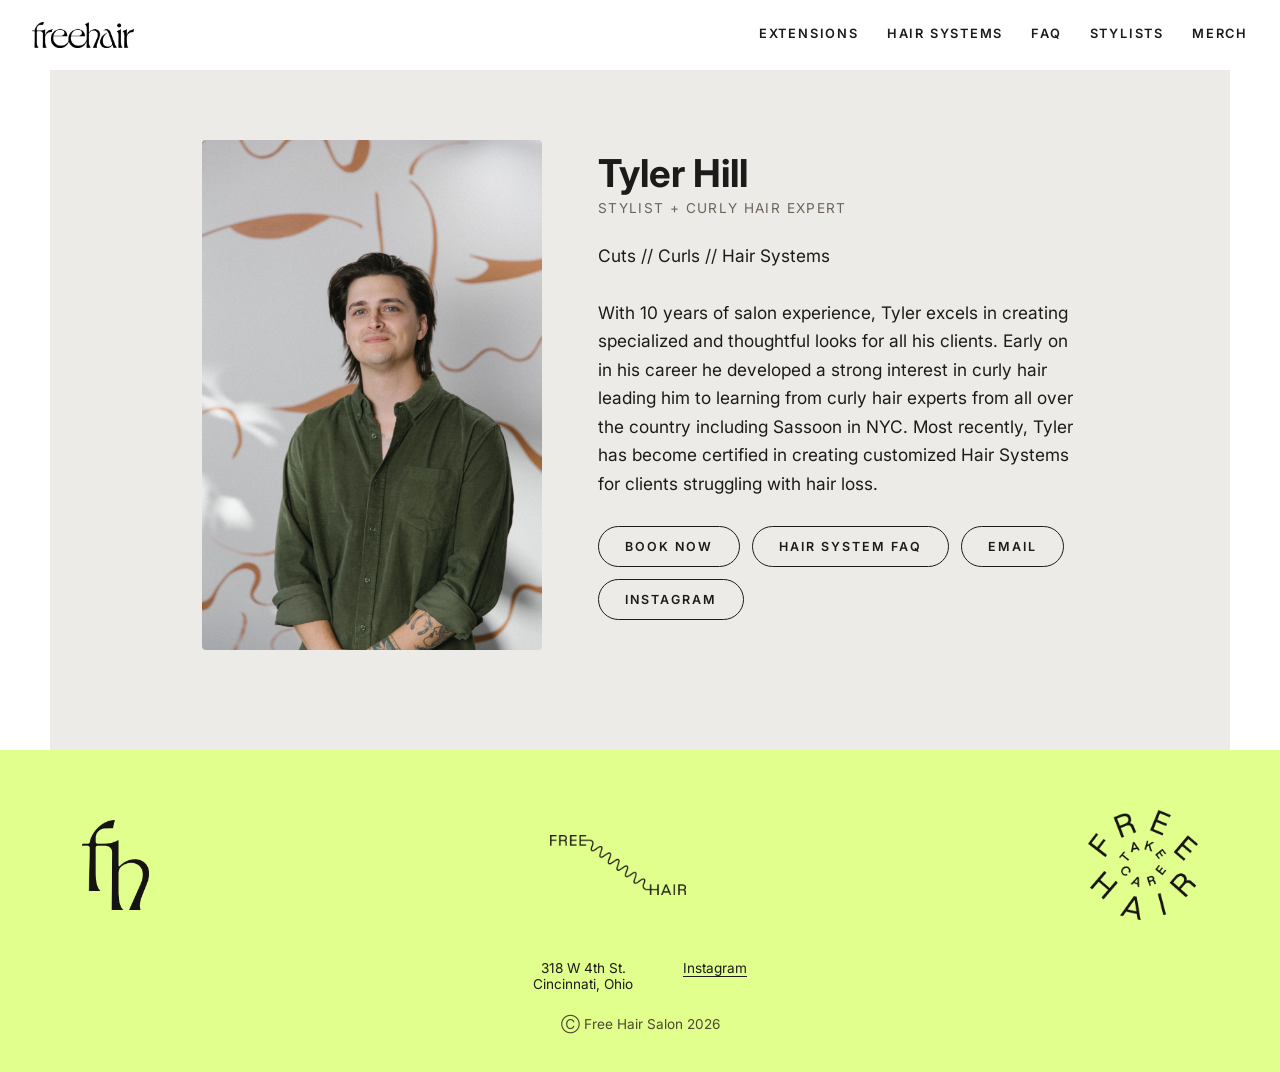
<file: tyler/index.html>
<!doctype html>
<html lang="en">
<head>
  <meta charset="utf-8">
  <meta name="viewport" content="width=device-width, initial-scale=1">
  <title>Tyler Hill — Free Hair Salon</title>
  <meta name="description" content="Tyler Hill, stylist + curly hair expert at Free Hair Salon in Cincinnati, Ohio.">
  <link rel="icon" href="../assets/img/favicon.png">
  <link rel="preconnect" href="https://fonts.googleapis.com">
  <link rel="preconnect" href="https://fonts.gstatic.com" crossorigin>
  <link href="https://fonts.googleapis.com/css2?family=Inter:wght@300;400;500;600;700&display=swap" rel="stylesheet">
  <link rel="stylesheet" href="../assets/css/style.css?v=36237cf7a1">
  
</head>
<body>
  <header class="site-header">
    <a class="logo" href="../index.html"><img src="../assets/img/wordmark.png" alt="Free Hair Salon"></a>
    <nav>
      <a href="../hair-extensions/">Extensions</a>
      <a href="../hair-systems/">Hair Systems</a>
      <a href="../faq/">FAQ</a>
      <a href="../team/">Stylists</a>
      <a href="../merch/">Merch</a>
    </nav>
  </header>
  <main class="page wrap">
    <div class="stylist-profile">
      <div class="photo"><img src="../assets/img/team-tyler.jpg" alt="Tyler Hill"></div>
      <div class="info">
        <h1>Tyler Hill</h1>
        <div class="role">stylist + curly hair expert</div>
        <p class="bio">Cuts // Curls // Hair Systems</p><p class="bio">With 10 years of salon experience, Tyler excels in creating specialized and thoughtful looks for all his clients. Early on in his career he developed a strong interest in curly hair leading him to learning from curly hair experts from all over the country including Sassoon in NYC. Most recently, Tyler has become certified in creating customized Hair Systems for clients struggling with hair loss.</p>
        <div class="actions"><a class="btn" href="https://www.vagaro.com//Users/BusinessWidget.aspx?enc=MMLjhIwJMcwFQhXLL7ifVC8owJsGKsMIIZyvsttw9n3M1moErcOxSB3Kwa63KsUjXQczH1Dl%2FlUrU6LcPP6ObynNZ6iXpxAR3c9%20K5Z77cFWYY%20J07%20kCMXUM3PeVkY%2F9DPEGCHGNO7Uwi5ei2ifVt9fECx3rDIpLf7CO7ystHD9U3KcdLG1a012s2KoPNvLRq%20j5%20ihwk9ptGlTrLCG5MRL%2FX2SwKNqSoQ7so6wJQOmX0TrxCOxL69xQxx2dqewb6qH6Fxzqed6Q2ZxywlH%20ZtxOPJbl4RyPreT%2FN9psLZCtCKZIz1wbNM%2Flxpgwl6VTNLTRgeMM1D%2FP%20EYa4aGbbP4zolZP%205ODFOU6527eJhhH8TZ%20wUsFqVmOwnVmpgisvAgsU5wsrQFlydVdX%20mqQ%3D%3D">Book Now</a><a class="btn" href="../hair-systems/">Hair System FAQ</a><a class="btn" href="mailto:tyler@freehairsalon.com">Email</a><a class="btn" href="https://www.instagram.com/t.hill.hair/">Instagram</a></div>
      </div>
    </div>
  </main>
  <footer class="site-footer">
    <div class="foot-marks wrap">
      <img class="mark-monogram" src="../assets/img/monogram.png" alt="Free Hair Salon monogram">
      <img class="mark-squiggle" src="../assets/img/squiggle.png" alt="Free Hair">
      <img class="mark-badge" src="../assets/img/badge.png" alt="Free Hair Take Care badge">
    </div>
    <div class="foot-grid">
      <div>318 W 4th St.<br>Cincinnati, Ohio</div>
      <div><a href="https://www.instagram.com/freehair.salon/">Instagram</a></div>
    </div>
    <div class="copy">Ⓒ Free Hair Salon 2026</div>
  </footer>
</body>
</html>
</file>
<file: assets/css/style.css>
:root {
  --cream: #edebe8;
  --white: #ffffff;
  --taupe: #a5977f;
  --lime: #e1ff8d;
  --ink: #1c1b1a;
}

* { box-sizing: border-box; }

html { scroll-behavior: smooth; }

body {
  margin: 0;
  font-family: 'Inter', -apple-system, BlinkMacSystemFont, Helvetica, Arial, sans-serif;
  background: var(--white);
  color: var(--ink);
  font-weight: 400;
  text-rendering: optimizeLegibility;
  -webkit-font-smoothing: antialiased;
}

h1, h2, h3, .btn, .logo, nav {
  font-weight: 600;
}

a {
  color: inherit;
  text-decoration: none;
}

img { max-width: 100%; display: block; }

.wrap {
  max-width: 1180px;
  margin: 0 auto;
  padding: 0 32px;
}

/* Header */
.site-header {
  display: flex;
  align-items: center;
  justify-content: space-between;
  padding: 22px 32px;
}
.site-header .logo img { height: 26px; filter: brightness(0); }
.site-header nav {
  display: flex;
  gap: 28px;
  font-size: 0.8rem;
  letter-spacing: 0.14em;
  text-transform: uppercase;
}
.site-header nav a { border-bottom: 1px solid transparent; padding-bottom: 2px; }
.site-header nav a:hover { border-bottom-color: currentColor; }

/* Buttons */
.btn {
  display: inline-block;
  border: 1px solid var(--ink);
  padding: 12px 26px;
  font-size: 0.78rem;
  letter-spacing: 0.16em;
  text-transform: uppercase;
  border-radius: 999px;
  transition: background 0.2s ease, color 0.2s ease;
}
.btn:hover { background: var(--ink); color: var(--white); }
.btn-row { display: flex; flex-wrap: wrap; gap: 14px; justify-content: center; }

/* Hero */
.hero { position: relative; overflow: hidden; height: 62vh; min-height: 380px; }
.hero-photo { position: absolute; inset: 0; width: 100%; height: 100%; object-fit: cover; filter: grayscale(1); }
.hero-video-wrap {
  position: absolute;
  inset: 0;
  overflow: hidden;
  pointer-events: none;
}
.hero-video-wrap iframe {
  position: absolute;
  top: 50%;
  left: 50%;
  width: 100vw;
  height: 56.25vw;
  min-height: 100%;
  min-width: 177.78vh;
  transform: translate(-50%, -50%);
  filter: grayscale(1);
  border: 0;
}
.hero-overlay {
  position: absolute;
  inset: 0;
  display: flex;
  flex-direction: column;
  align-items: center;
  justify-content: center;
  gap: 26px;
  text-align: center;
  padding: 0 20px;
  background: rgba(0,0,0,0.12);
}
.hero-wordmark { width: min(420px, 70vw); filter: brightness(0) invert(1); }
.hero-overlay .btn { border-color: var(--white); color: var(--white); background: rgba(0,0,0,0.15); }
.hero-overlay .btn:hover { background: var(--white); color: var(--ink); }

/* Ticker */
.ticker {
  background: var(--taupe);
  color: var(--white);
  overflow: hidden;
  white-space: nowrap;
  padding: 10px 0;
}
.ticker-track {
  display: inline-flex;
  animation: ticker-scroll 30s linear infinite;
}
.ticker span {
  display: inline-block;
  font-size: 0.85rem;
  letter-spacing: 0.18em;
  text-transform: uppercase;
  padding-right: 1em;
  white-space: nowrap;
}
@keyframes ticker-scroll {
  from { transform: translateX(0); }
  to { transform: translateX(-50%); }
}
@media (prefers-reduced-motion: reduce) {
  .ticker-track { animation: none; }
}

/* Good hair days section */
.headline-section {
  background: var(--cream);
  text-align: center;
  padding: 70px 32px 60px;
}
.headline-section h1 {
  font-size: clamp(2rem, 5vw, 3.4rem);
  font-weight: 300;
  text-transform: uppercase;
  letter-spacing: 0.02em;
  margin: 0 0 50px;
}
.link-cols {
  display: flex;
  flex-wrap: wrap;
  justify-content: center;
  gap: 60px;
  font-size: 0.85rem;
}
.link-cols .col-label {
  text-transform: uppercase;
  letter-spacing: 0.14em;
  font-size: 0.72rem;
  color: #6b6459;
  margin-bottom: 8px;
}
.link-cols .col-value {
  font-size: 1.05rem;
  text-decoration: underline;
  text-underline-offset: 4px;
}

/* Title band */
.title-band {
  background: var(--ink);
  color: var(--white);
  padding: 90px 32px 70px;
  text-align: center;
}
.title-band h1 {
  font-size: clamp(2rem, 4.5vw, 2.8rem);
  font-weight: 700;
  margin: 0;
}

/* Generic page sections */
main.page {
  padding: 70px 0 100px;
  background: var(--cream);
}

/* FAQ */
.faq-item { border-top: 1px solid #ddd8d0; padding: 28px 0; }
.faq-item:last-child { border-bottom: 1px solid #ddd8d0; }
.faq-item h3 {
  font-size: 1.15rem;
  text-transform: uppercase;
  letter-spacing: 0.06em;
  font-weight: 700;
  margin: 0 0 12px;
}
.faq-item p { font-size: 1.08rem; line-height: 1.6; margin: 0; max-width: 62ch; }

/* Team grid */
.team-grid {
  display: grid;
  grid-template-columns: repeat(auto-fit, minmax(200px, 1fr));
  gap: 34px;
  text-align: center;
}
.team-grid .card img {
  width: 100%;
  aspect-ratio: 2/3;
  object-fit: cover;
  border-radius: 4px;
  margin-bottom: 14px;
}
.team-grid .card .name { font-size: 1.25rem; font-weight: 700; }
.team-grid .card .role { font-size: 0.85rem; text-transform: uppercase; letter-spacing: 0.08em; color: #6b6459; margin-top: 4px; }

/* Stylist profile page */
.stylist-profile { display: flex; flex-wrap: wrap; gap: 56px; align-items: flex-start; justify-content: center; }
.stylist-profile .photo { flex: 0 0 340px; max-width: 100%; }
.stylist-profile .photo img { border-radius: 4px; width: 100%; aspect-ratio: 2/3; object-fit: cover; }
.stylist-profile .info { flex: 1 1 340px; max-width: 480px; padding-top: 10px; }
.stylist-profile h1 { font-size: 2.4rem; font-weight: 700; margin: 0 0 4px; }
.stylist-profile .role { text-transform: uppercase; letter-spacing: 0.1em; font-size: 0.85rem; color: #6b6459; margin-bottom: 26px; }
.stylist-profile .bio { font-size: 1.08rem; line-height: 1.65; margin-bottom: 28px; }
.stylist-profile .note { font-size: 0.95rem; line-height: 1.6; color: #4d473e; margin: 20px 0; }
.stylist-profile .disclaimer { font-size: 0.75rem; color: #948c7d; margin-top: 24px; }
.stylist-profile .actions { display: flex; flex-wrap: wrap; gap: 12px; margin-top: 10px; }

/* Price list */
.price-table { max-width: 640px; margin: 0 auto; }
.price-row { display: flex; justify-content: space-between; gap: 20px; padding: 12px 0; border-bottom: 1px solid #e4e0d8; font-size: 1.05rem; }
.price-note { text-align: center; font-size: 0.85rem; color: #6b6459; margin-top: 30px; font-style: italic; }

/* Long-form content page (extensions / hair systems) */
.content-page { max-width: 720px; margin: 0 auto; }
.content-page img { border-radius: 4px; margin-bottom: 50px; }
.content-banner {
  display: block;
  width: 100vw;
  position: relative;
  left: 50%;
  margin-left: -50vw;
  margin-top: -70px;
  margin-bottom: 60px;
  aspect-ratio: 3 / 1;
  object-fit: cover;
}
.content-page h2 { font-size: 1.4rem; font-weight: 700; margin: 44px 0 14px; }
.content-page p { font-size: 1.08rem; line-height: 1.7; white-space: pre-line; }
.content-page .cta { text-align: center; margin-top: 50px; }

/* Merch */
.merch-grid { display: grid; grid-template-columns: repeat(auto-fit, minmax(240px, 1fr)); gap: 50px; }
.merch-item { text-align: center; }
.merch-item img { border-radius: 4px; width: 100%; max-height: 420px; object-fit: contain; background: var(--white); margin-bottom: 18px; }
.merch-item .name { font-size: 1.1rem; margin-bottom: 6px; }
.merch-item .price { font-size: 0.95rem; color: #6b6459; margin-bottom: 16px; }

/* Footer */
.site-footer {
  background: var(--lime);
  padding: 60px 32px 40px;
  text-align: center;
  font-size: 0.85rem;
}
.site-footer .foot-marks {
  display: flex;
  flex-wrap: wrap;
  align-items: center;
  justify-content: space-between;
  gap: 30px;
  margin-bottom: 40px;
}
.site-footer .foot-marks img { display: block; }
.site-footer .mark-monogram { height: 90px; }
.site-footer .mark-squiggle { height: 60px; }
.site-footer .mark-badge { height: 110px; }
.site-footer .foot-grid {
  display: flex;
  flex-wrap: wrap;
  justify-content: center;
  gap: 50px;
  margin-bottom: 24px;
}
.site-footer a { text-decoration: underline; text-underline-offset: 3px; }
.site-footer .copy { color: #4d4a2f; }

@media (max-width: 640px) {
  .site-header { padding: 18px 20px; flex-direction: column; gap: 12px; }
  .site-header nav { gap: 18px; flex-wrap: wrap; justify-content: center; }
  main.page { padding: 60px 0 70px; }
  .stylist-profile { text-align: center; }
  .stylist-profile .actions { justify-content: center; }
}
</file>
